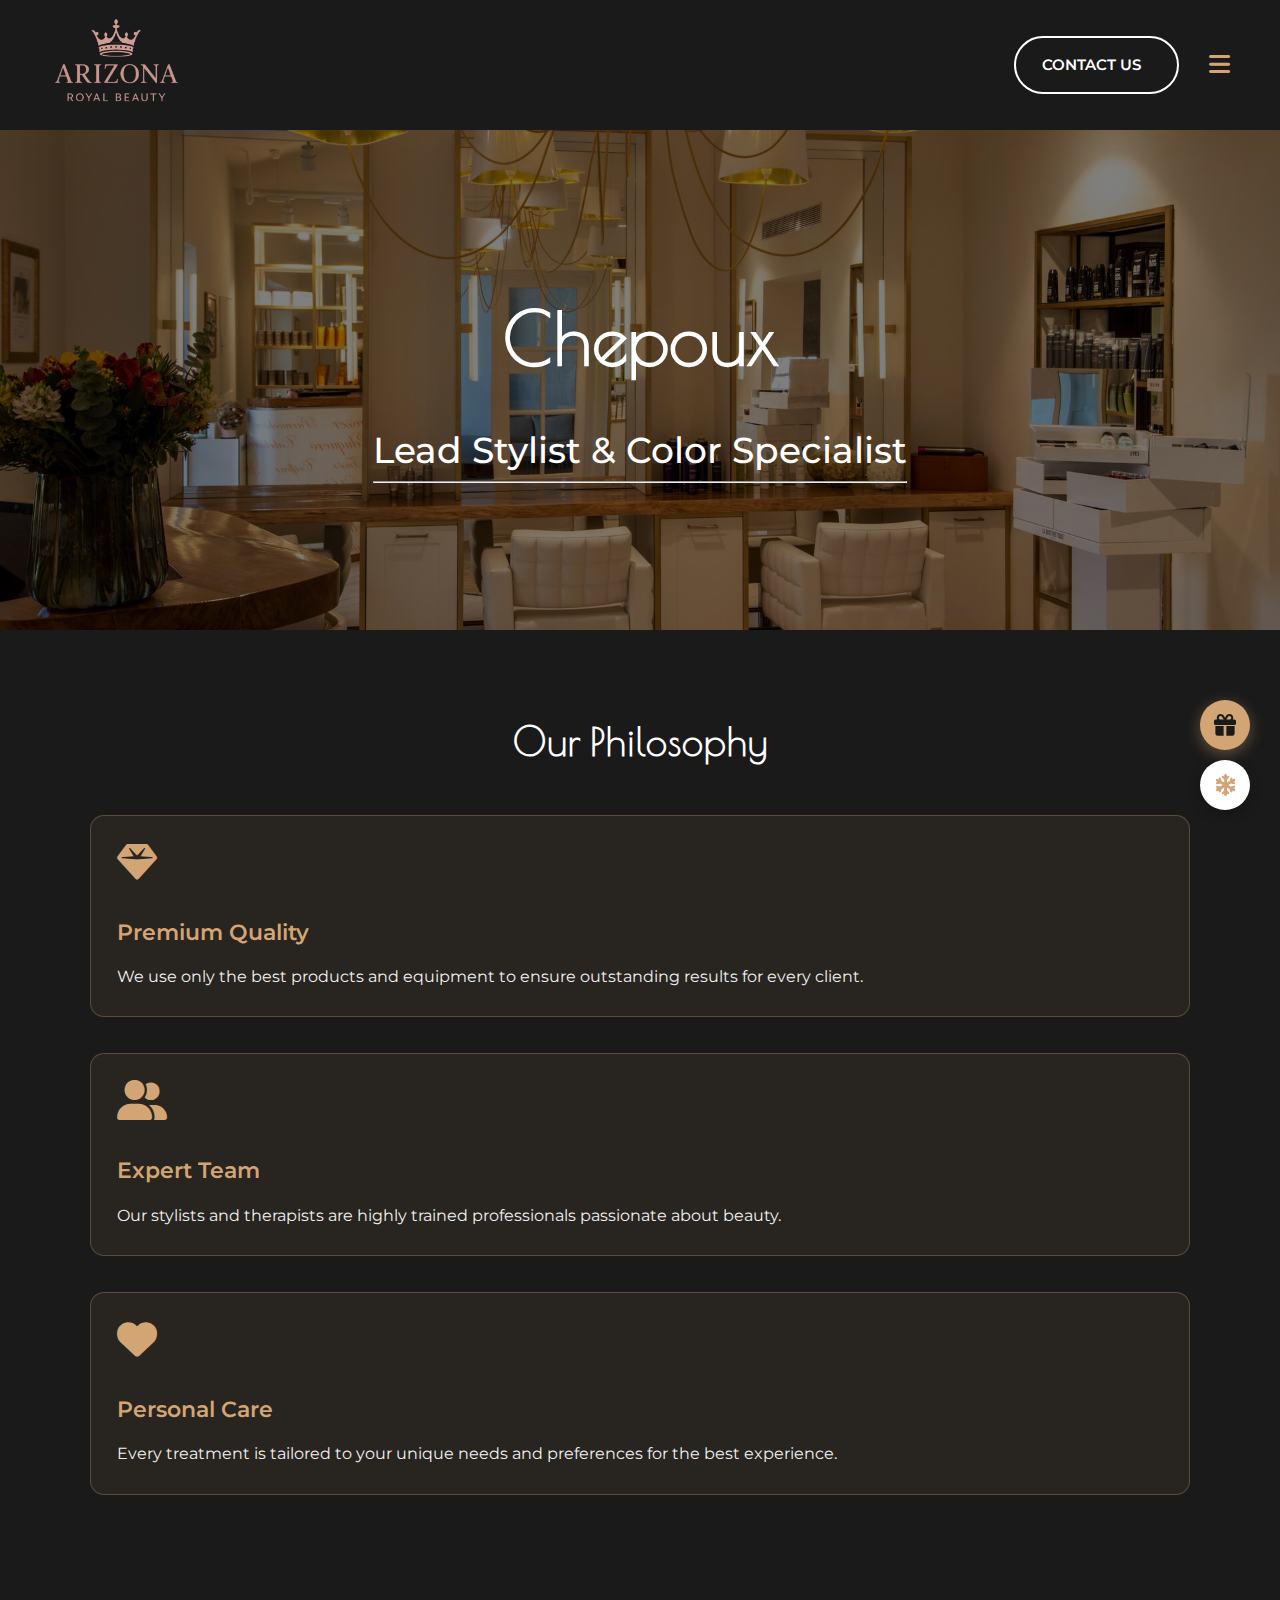
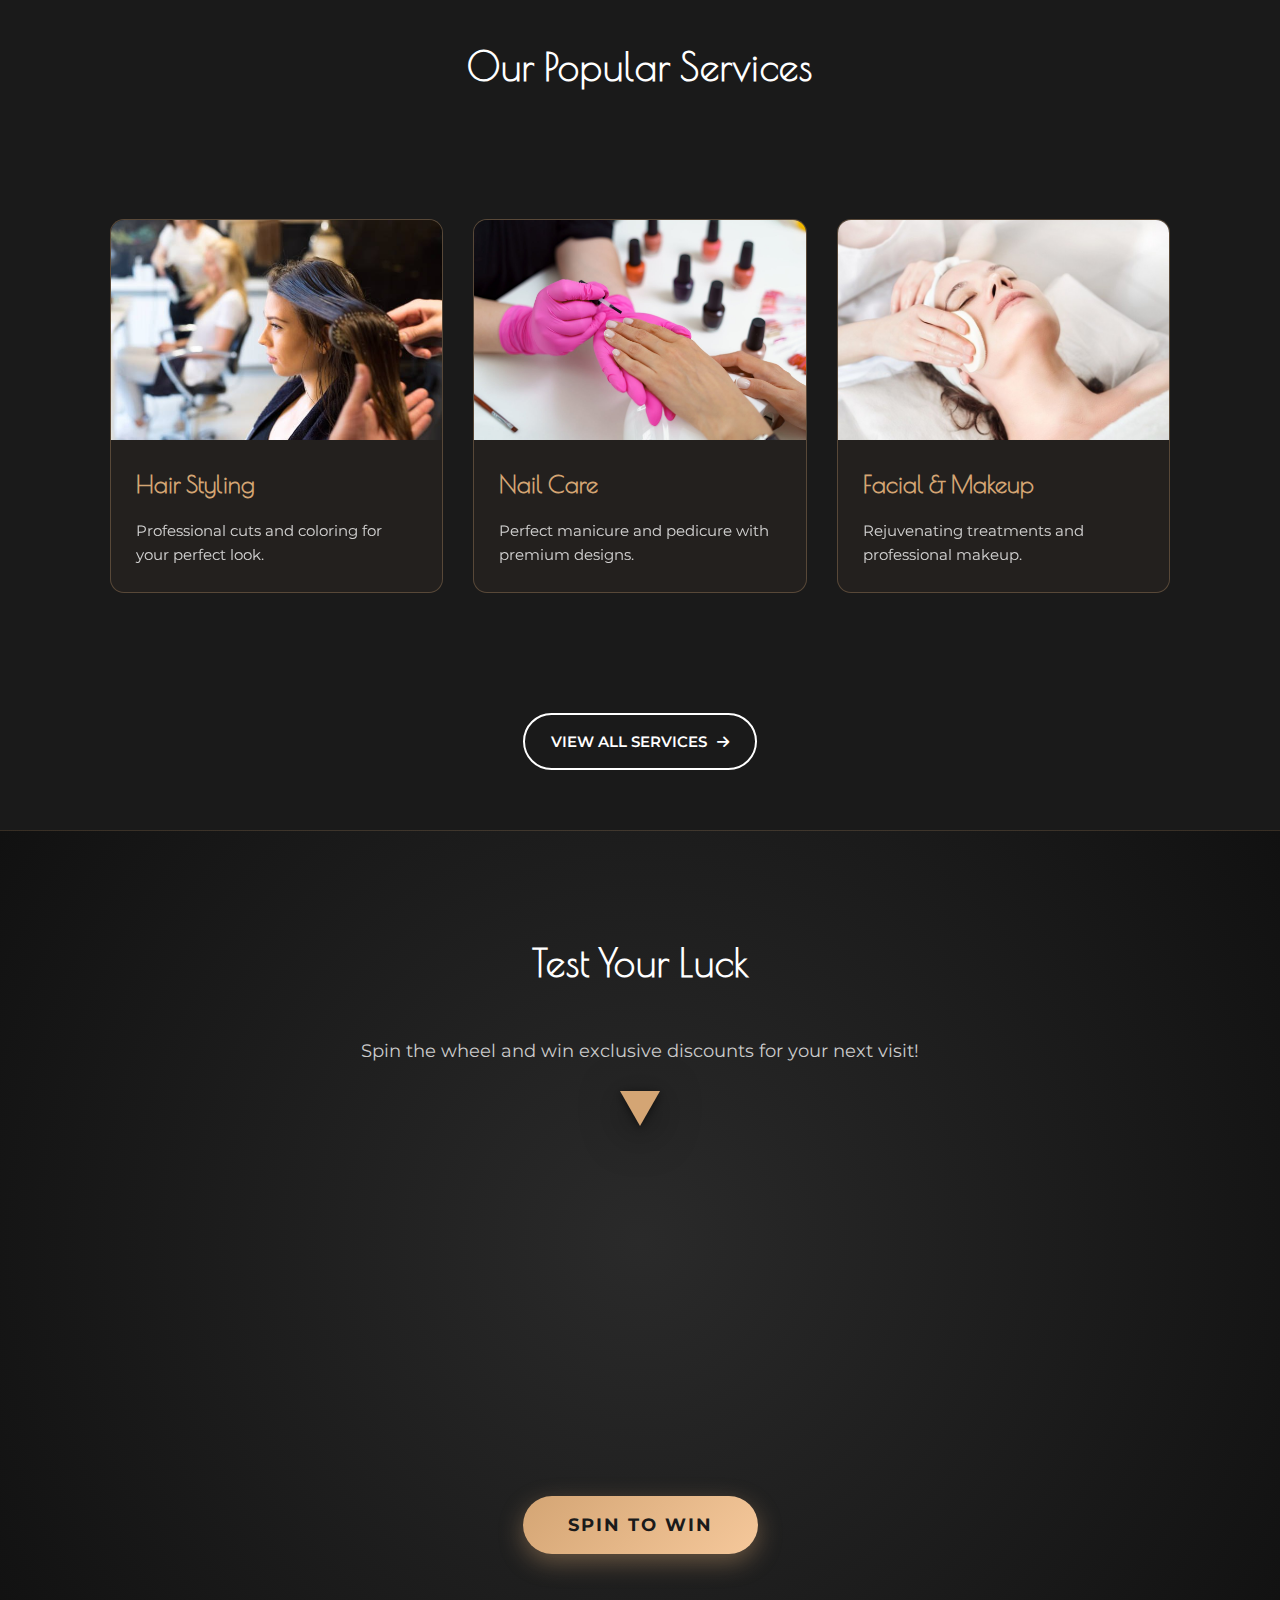
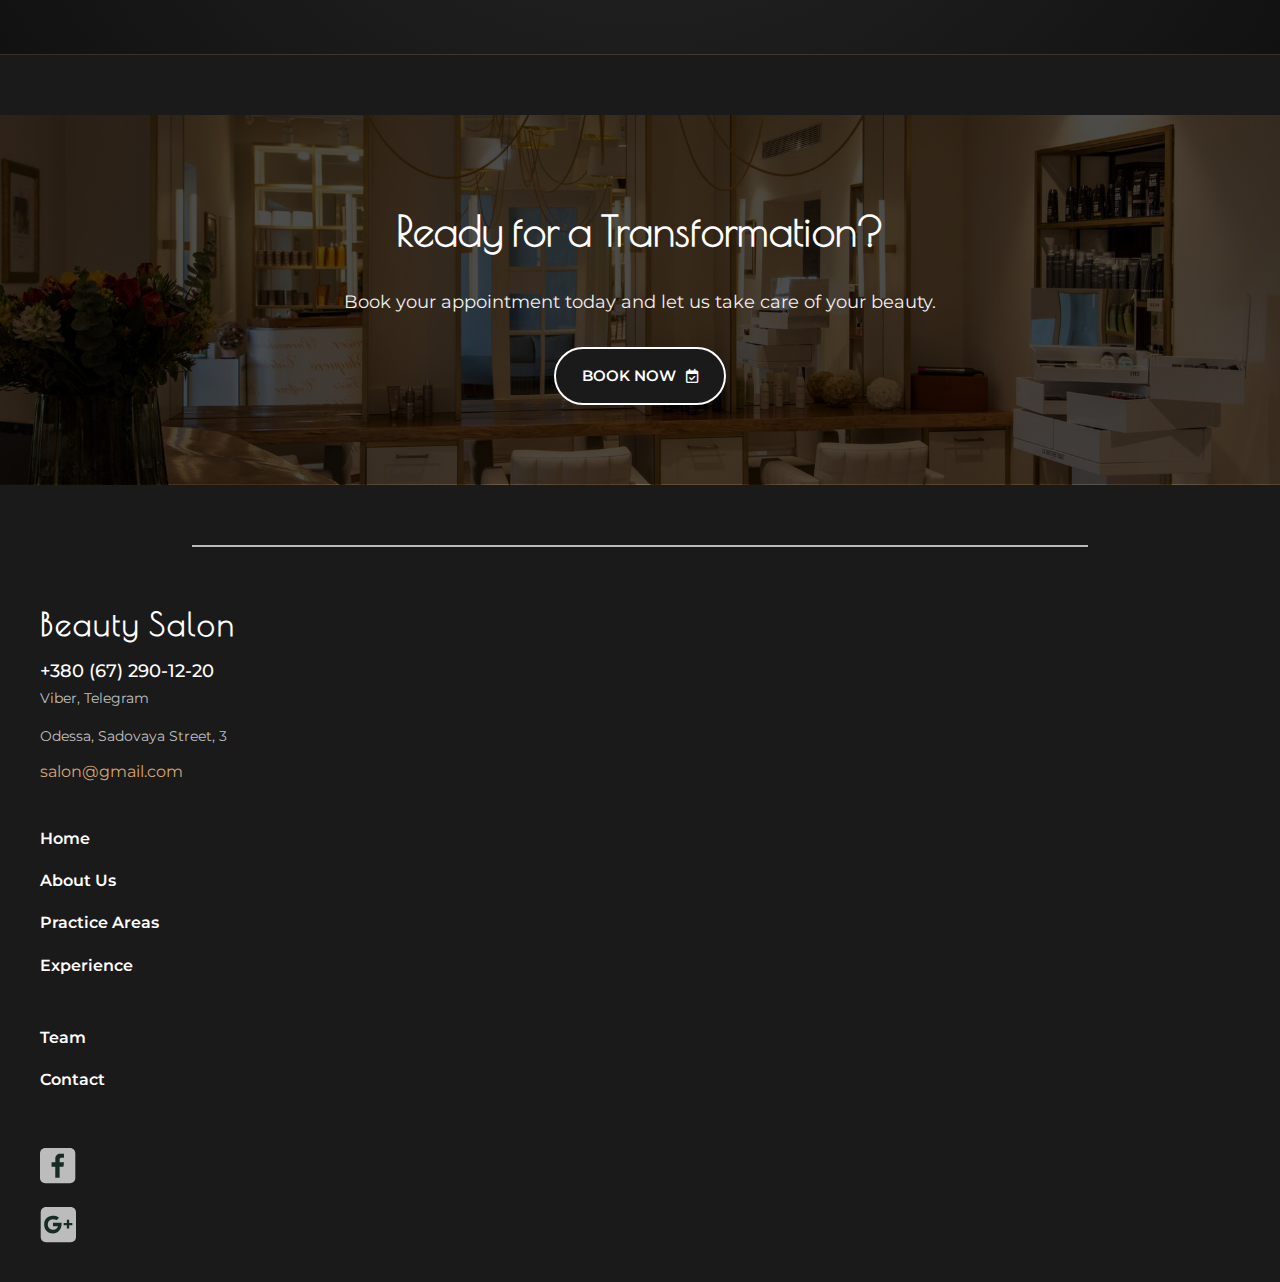
<file: index.html>
<!DOCTYPE html>
<html lang="en">

<head>
    <meta charset="UTF-8" />
    <meta name="viewport" content="width=device-width, initial-scale=1.0" />
    <link rel="shortcut icon" href="img/arizona_logo.png" type="image/x-icon">
    <title>Beauty Salon - Professional Services</title>

    <link rel="stylesheet" href="style.css">

    <link rel="stylesheet" href="https://cdnjs.cloudflare.com/ajax/libs/font-awesome/6.5.0/css/all.min.css">
</head>

<body>
    <input type="checkbox" id="menuToggle" style="display: none;">

    <header>
        <div class="container-fluid">
            <div class="mega-menu-wrapper">
                <div class="header-main">
                    <div class="logo">
                        <a href="index.html" class="header-logo-3">
                            <img src="img/arizona_logo.png" style="width:auto; height: 90px;">
                        </a>
                    </div>

                    <div class="menu-wrapper">
                        <div class="main-menu">
                            <nav id="mobile-menu" aria-label="Primary">
                                <ul>
                                    <li><a href="index.html">Home</a></li>
                                    <li><a href="about.html">About Us</a></li>
                                    <li><a href="practice-areas.html">Practice Areas</a></li>
                                    <li><a href="team.html">Team</a></li>
                                    <li><a href="experience.html">Experience</a></li>
                                </ul>
                            </nav>
                        </div>
                    </div>

                    <div class="header-right d-flex justify-content-end align-items-center">
                        <div class="main-button d-none d-xl-block">
                            <a href="contact.html">
                                <span class="theme-btn">Contact Us</span>
                                <span class="arrow-btn"><i class="fa-regular fa-arrow-up-right"></i></span>
                            </a>
                        </div>

                        <div class="header-hamburger d-xl-none my-auto">
                            <label for="menuToggle" class="navbar-toggler" aria-label="Toggle navigation">
                                <i class="fas fa-bars"></i>
                            </label>
                        </div>
                    </div>
                </div>
            </div>
        </div>
    </header>

    <div class="navbar-collapse" id="navbarToggleExternalContent">
        <label for="menuToggle" class="menu-close">&times;</label>
        <ul>
            <li><a href="index.html">Home</a></li>
            <li><a href="about.html">About Us</a></li>
            <li><a href="practice-areas.html">Practice Areas</a></li>
            <li><a href="team.html">Team</a></li>
            <li><a href="experience.html">Experience</a></li>
        </ul>
    </div>

    <div class="about-us-bg" src="img/bg_new.png">
            <div class="about-us-text">
                <h2>Chepoux</h2>
                <p>Lead Stylist & Color Specialist</p>
                <hr />
            </div>
        </div>

    <section class="manifest">
        <div class="manifest__wrapper">
            <h2 class="manifest__title">Our Philosophy</h2>
            <div class="manifest__grid">
                <div class="manifest__item">
                    <div class="manifest__icon"><i class="fas fa-gem" style="color: #d4a574; font-size: 40px;"></i>
                    </div>
                    <h4 class="manifest__heading">Premium Quality</h4>
                    <p class="manifest__text">We use only the best products and equipment to ensure outstanding results
                        for every client.</p>
                </div>
                <div class="manifest__item">
                    <div class="manifest__icon"><i class="fas fa-user-friends"
                            style="color: #d4a574; font-size: 40px;"></i></div>
                    <h4 class="manifest__heading">Expert Team</h4>
                    <p class="manifest__text">Our stylists and therapists are highly trained professionals passionate
                        about beauty.</p>
                </div>
                <div class="manifest__item">
                    <div class="manifest__icon"><i class="fas fa-heart" style="color: #d4a574; font-size: 40px;"></i>
                    </div>
                    <h4 class="manifest__heading">Personal Care</h4>
                    <p class="manifest__text">Every treatment is tailored to your unique needs and preferences for the
                        best experience.</p>
                </div>
            </div>
        </div>
    </section>

    <section class="services-preview" style="padding: 60px 0; background-color: #1a1a1a;">
        <div class="manifest__wrapper">
            <h2 class="manifest__title">Our Popular Services</h2>

            <div class="cards-layout">
                <div class="card service-card">
                    <div class="card-image">
                        <img src="img/hair.jpg" alt="Hair Styling">
                    </div>
                    <div class="card-content">
                        <div class="card-title">Hair Styling</div>
                        <p>Professional cuts and coloring for your perfect look.</p>
                    </div>
                </div>

                <div class="card service-card">
                    <div class="card-image">
                        <img src="img/nails.jpg" alt="Nail Care">
                    </div>
                    <div class="card-content">
                        <div class="card-title">Nail Care</div>
                        <p>Perfect manicure and pedicure with premium designs.</p>
                    </div>
                </div>

                <div class="card service-card">
                    <div class="card-image">
                        <img src="img/face.jpg" alt="Face Care">
                    </div>
                    <div class="card-content">
                        <div class="card-title">Facial & Makeup</div>
                        <p>Rejuvenating treatments and professional makeup.</p>
                    </div>
                </div>
            </div>

            <div class="main-button" style="text-align: center; margin-top: 40px;">
                <a href="practice-areas.html">
                    <span class="theme-btn">View All Services</span>
                    <span class="arrow-btn"><i class="fas fa-arrow-right"></i></span>
                </a>
            </div>
        </div>
    </section>

    <section id="fortuneSection" class="fortune-section">
        <div class="manifest__wrapper">
            <h2 class="manifest__title">Test Your Luck</h2>
            <p style="text-align: center; color: #ccc; margin-bottom: 40px; font-size: 18px;">
                Spin the wheel and win exclusive discounts for your next visit!
            </p>

            <div class="wheel-wrapper-static">
                <div class="wheel-pointer-static"></div>
                <canvas id="wheelCanvas" width="500" height="500"></canvas>
            </div>

            <div style="text-align: center; margin-top: 40px;">
                <button id="spinBtn">
                    <span class="theme-btn">SPIN TO WIN</span>
                </button>
            </div>
        </div>
    </section>

    <section class="cta-section">
        <div class="cta-content">
            <h2>Ready for a Transformation?</h2>
            <p>Book your appointment today and let us take care of your beauty.</p>
            <div class="main-button">
                <a href="contact.html">
                    <span class="theme-btn">Book Now</span>
                    <span class="arrow-btn"><i class="fa-regular fa-calendar-check"></i></span>
                </a>
            </div>
        </div>
    </section>

    <footer>
        <hr class="section-line">
        <div class="footer-container">
            <div class="footer-left">
                <div class="footer-logo">
                    <h2>Beauty Salon</h2>
                </div>
                <p class="footer-phone">+380 (67) 290-12-20</p>
                <p class="footer-social">Viber, Telegram</p>
                <p class="footer-address">
                    Odessa, Sadovaya Street, 3
                </p>
                <a href="#" class="footer-mail">salon@gmail.com</a>
            </div>

            <div class="footer-links">
                <div class="footer-column">
                    <a href="index.html">Home</a>
                    <a href="about.html">About Us</a>
                    <a href="practice-areas.html">Practice Areas</a>
                    <a href="experience.html">Experience</a>
                </div>
                <div class="footer-column">
                    <a href="team.html">Team</a>
                    <a href="contact.html">Contact</a>
                </div>
            </div>

            <div class="footer-socials">
                <a href="#" class="footer-icon"><img src="img/facebook.svg" alt="Facebook" /></a>
                <a href="#" class="footer-icon"><img src="img/google.svg" alt="Google+" /></a>
            </div>
        </div>
    </footer>

    <div class="prize-modal" id="prizeModal">
        <div class="prize-content">
            <span class="close-prize">&times;</span>
            <div class="modal-icon">
                <i class="fas fa-trophy"></i>
            </div>
            <h3>Congratulations!</h3>
            <p>You won a discount:</p>
            <div class="prize-value" id="prizeValue">20% OFF</div>

            <p style="margin-top: 10px; font-size: 14px; opacity: 0.8;">Use this promo code:</p>

            <div class="promo-box">
                <input type="text" id="promoInput" readonly value="BEAUTY20">
                <button id="copyBtn"><i class="fas fa-copy"></i></button>
            </div>

            <button class="modal-btn-ok close-prize-btn">Great!</button>
        </div>
    </div>

    <a href="#fortuneSection" class="fortune-scroll-btn" aria-label="Win Discount">
        <i class="fas fa-gift"></i>
    </a>

    <button class="snow-toggle" aria-label="Toggle Snow">
        <i class="fas fa-snowflake"></i>
    </button>

    <button class="scroll-to-top" aria-label="Scroll to Top">
        <i class="fas fa-arrow-up"></i>
    </button>

    <script src="main.js"></script>
</body>

</html>
</file>
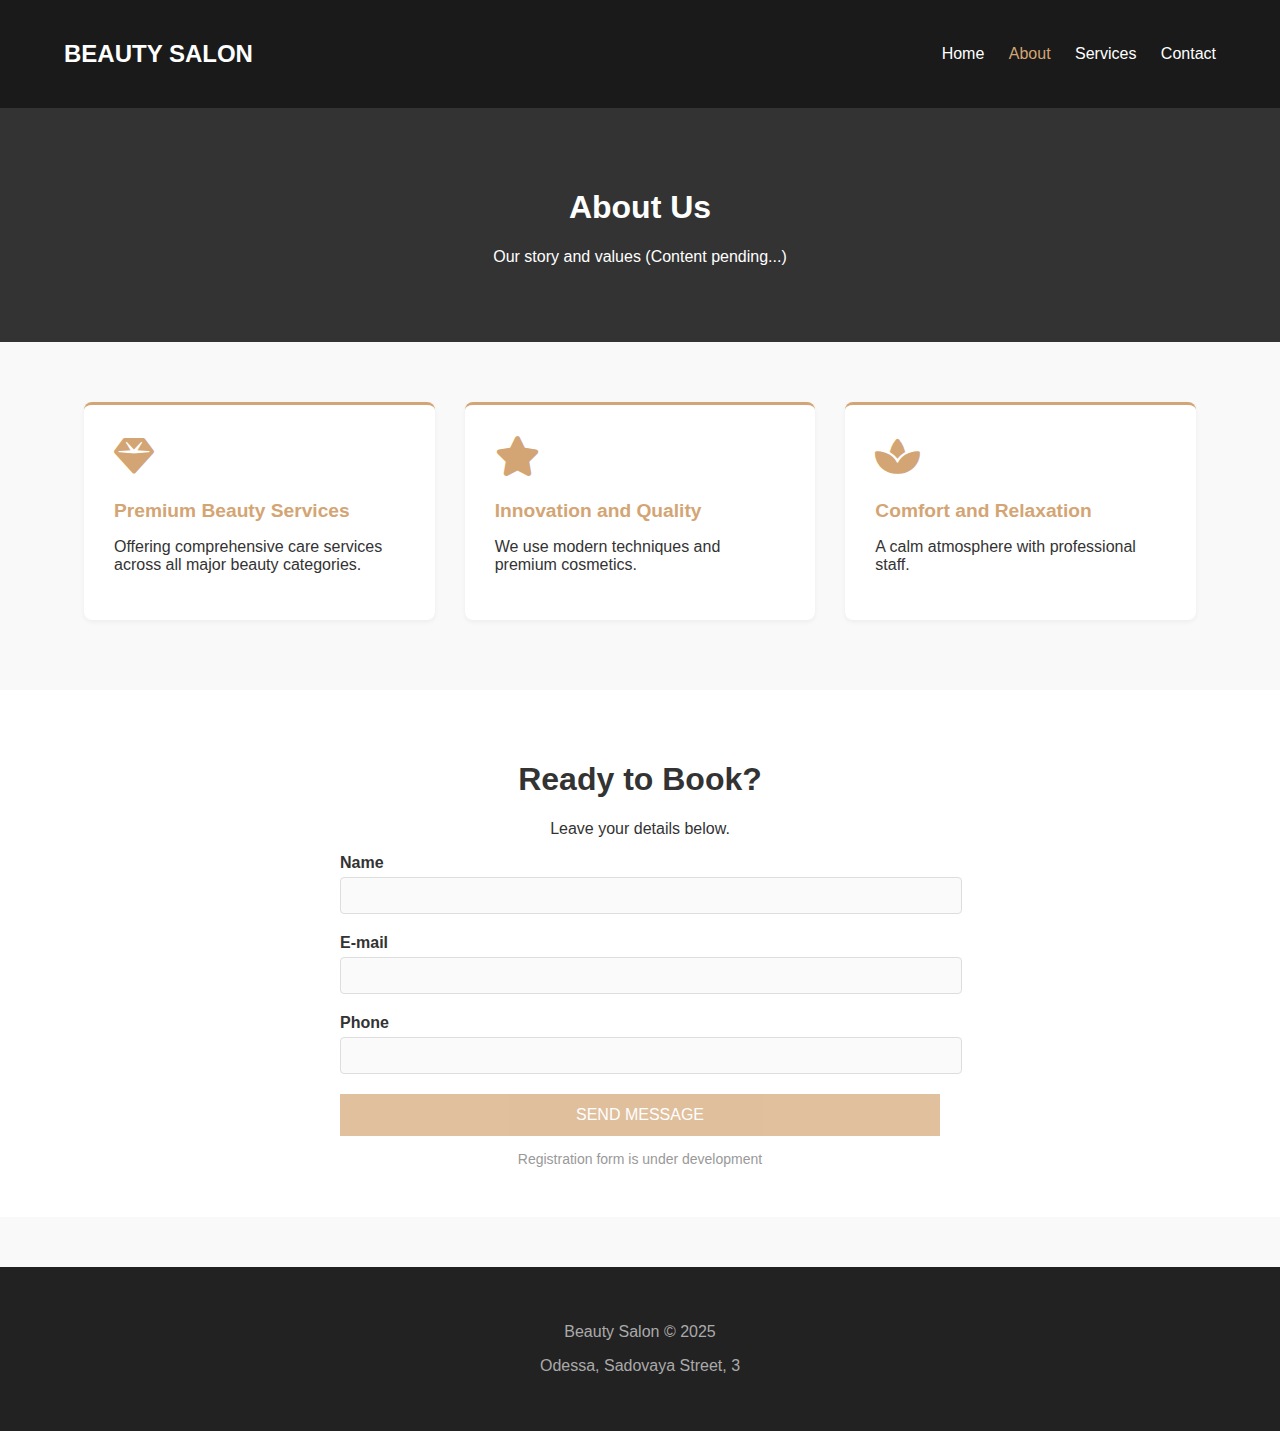
<file: about.html>
<!DOCTYPE html>
<html lang="en">

<head>
    <meta charset="UTF-8" />
    <meta name="viewport" content="width=device-width, initial-scale=1.0" />
    <title>About Us | Beauty Salon (Dev)</title>

    <link rel="stylesheet" href="https://cdnjs.cloudflare.com/ajax/libs/font-awesome/6.5.0/css/all.min.css">
    
    <style>
        body {
            font-family: 'Segoe UI', Tahoma, Geneva, Verdana, sans-serif;
            margin: 0;
            padding: 0;
            background-color: #f9f9f9;
            color: #333;
        }

        header {
            background: #1a1a1a;
            padding: 20px 0;
            color: white;
        }

        .container {
            width: 90%;
            max-width: 1200px;
            margin: 0 auto;
        }

        .nav-placeholder {
            display: flex;
            justify-content: space-between;
            align-items: center;
        }

        .nav-links a {
            color: white;
            margin-left: 20px;
            text-decoration: none;
        }

        .about-header {
            background-color: #333;
            color: white;
            text-align: center;
            padding: 60px 20px;
            margin-bottom: 40px;
        }

        .cards-layout {
            display: grid;
            grid-template-columns: repeat(auto-fit, minmax(300px, 1fr));
            gap: 30px;
            padding: 20px;
            margin-bottom: 50px;
        }

        .feature-card {
            background: white;
            padding: 30px;
            border-radius: 8px;
            box-shadow: 0 2px 5px rgba(0,0,0,0.05);
            border-top: 3px solid #d4a574;
            transition: transform 0.3s;
        }
        
        .feature-card:hover {
            transform: translateY(-5px);
        }

        .card-title {
            font-size: 1.2rem;
            font-weight: bold;
            margin: 15px 0;
            color: #d4a574;
        }

        .consultation {
            background: #fff;
            padding: 50px 0;
            text-align: center;
        }

        .form-container {
            max-width: 600px;
            margin: 0 auto;
            text-align: left;
        }

        .input-group {
            margin-bottom: 20px;
        }

        .input-group label {
            display: block;
            margin-bottom: 5px;
            font-weight: bold;
        }

        .search-input {
            width: 100%;
            padding: 10px;
            border: 1px solid #ddd;
            border-radius: 4px;
        }

        button.bt {
            background-color: #d4a574;
            color: white;
            border: none;
            padding: 12px 30px;
            font-size: 16px;
            width: 100%;
            cursor: not-allowed;
            opacity: 0.7;
        }

        .form-note {
            margin-top: 15px;
            color: #999;
            font-size: 14px;
            text-align: center;
        }

        footer {
            background: #222;
            color: #aaa;
            padding: 40px 0;
            margin-top: 50px;
            text-align: center;
        }
    </style>
</head>

<body>

<header>
    <div class="container nav-placeholder">
        <h2>BEAUTY SALON</h2>
        <div class="nav-links">
            <a href="index.html">Home</a>
            <a href="about.html" style="color: #d4a574;">About</a>
            <a href="#">Services</a>
            <a href="#contact">Contact</a>
        </div>
    </div>
</header>

<section>
    <div class="about-header">
        <h1>About Us</h1>
        <p>Our story and values (Content pending...)</p>
    </div>

    <div class="container">
        <div id="features-container" class="cards-layout"></div>
    </div>
</section>

<section class="consultation" id="contact">
    <div class="container">
        <h1>Ready to Book?</h1>
        <p>Leave your details below.</p>
        
        <div class="form-container">
            <form>
                <div class="input-group">
                    <label>Name</label>
                    <input type="text" class="search-input" disabled />
                </div>

                <div class="input-group">
                    <label>E-mail</label>
                    <input type="email" class="search-input" disabled />
                </div>

                <div class="input-group">
                    <label>Phone</label>
                    <input type="tel" class="search-input" disabled />
                </div>

                <button class="bt" disabled>SEND MESSAGE</button>
            </form>

            <div class="form-note">
                Registration form is under development
            </div>
        </div>
    </div>
</section>

<footer>
    <div class="container">
        <p>Beauty Salon &copy; 2025</p>
        <p>Odessa, Sadovaya Street, 3</p>
    </div>
</footer>

<script>
    const featuresData = [
        {
            title: "Premium Beauty Services",
            text: "Offering comprehensive care services across all major beauty categories.",
            icon: "fa-gem"
        },
        {
            title: "Innovation and Quality",
            text: "We use modern techniques and premium cosmetics.",
            icon: "fa-star"
        },
        {
            title: "Comfort and Relaxation",
            text: "A calm atmosphere with professional staff.",
            icon: "fa-spa"
        }
    ];

    const featuresContainer = document.getElementById('features-container');

    featuresData.forEach(item => {
        featuresContainer.innerHTML += `
            <div class="feature-card">
                <div style="font-size:40px;color:#d4a574;margin-bottom:20px;">
                    <i class="fa-solid ${item.icon}"></i>
                </div>
                <div class="card-title">${item.title}</div>
                <p>${item.text}</p>
            </div>
        `;
    });
</script>

</body>
</html>
</file>
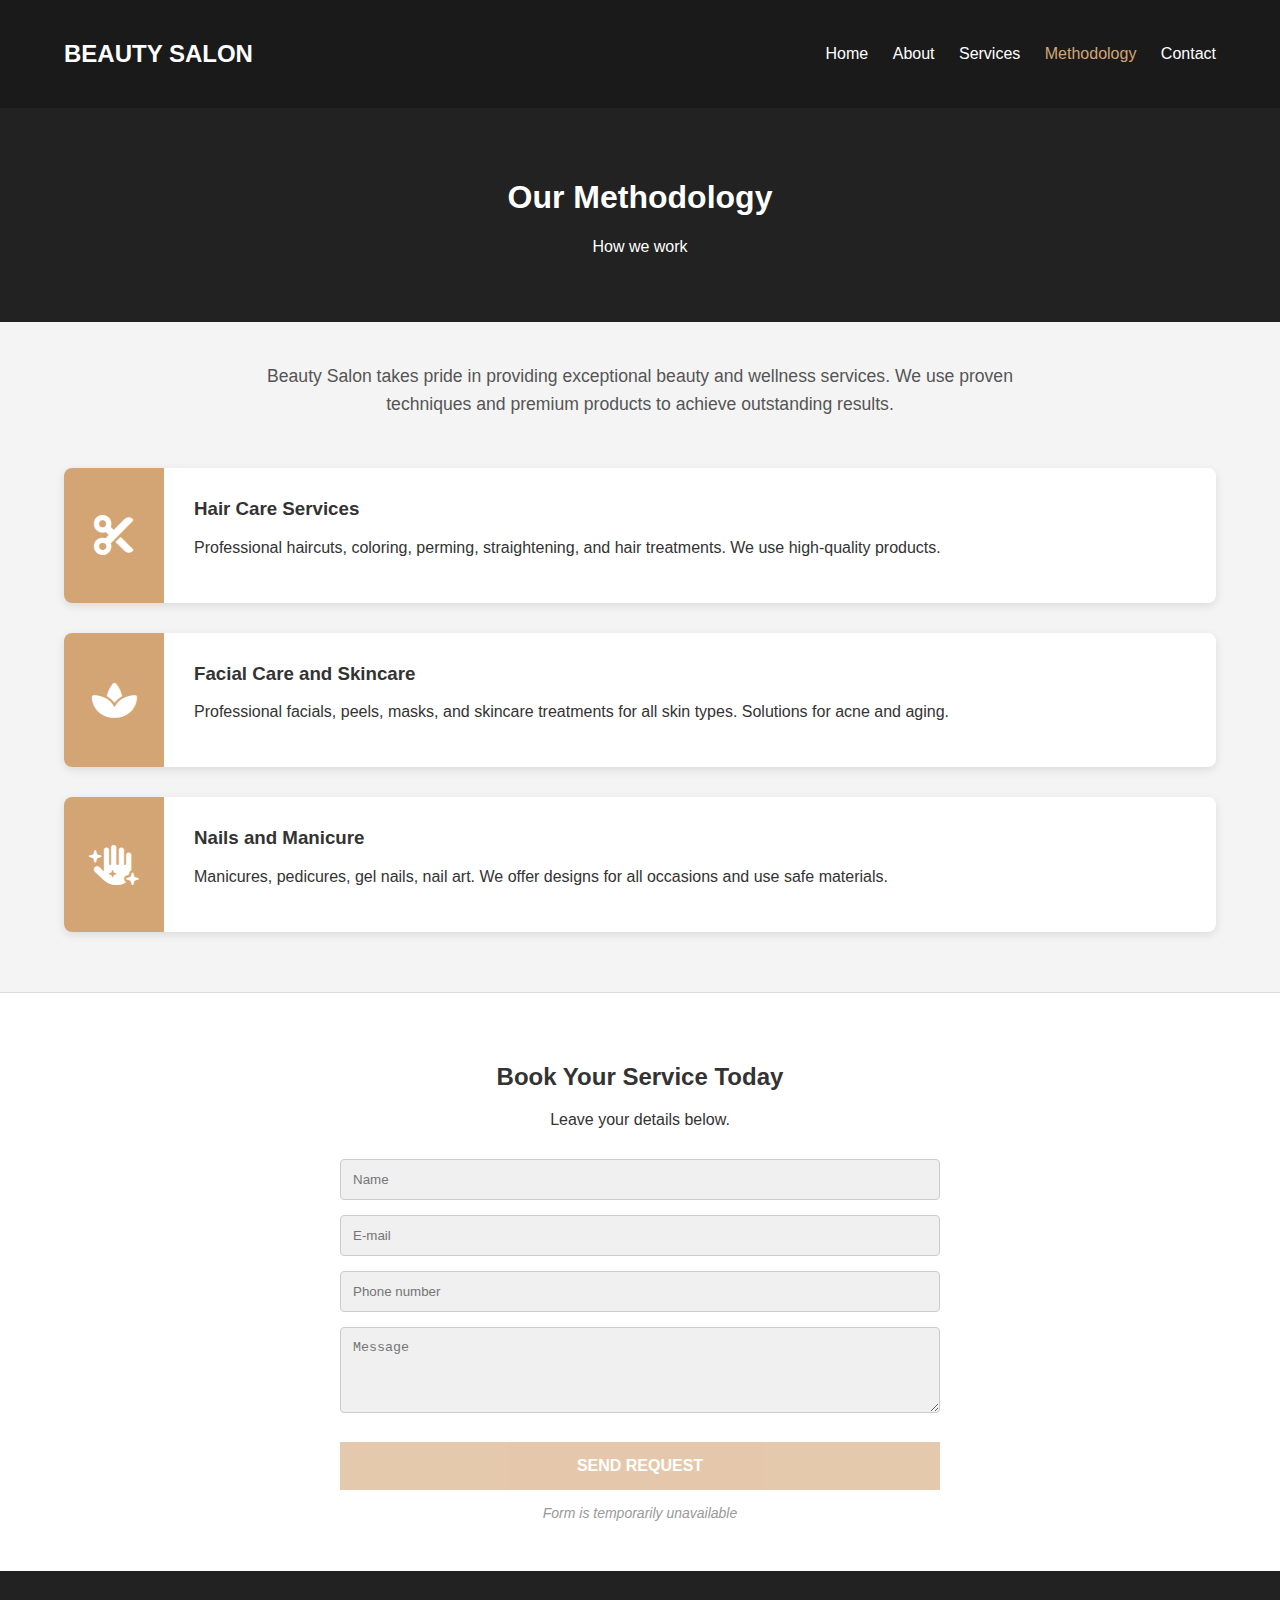
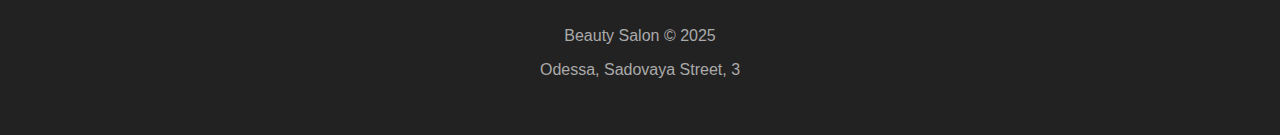
<file: expirience.html>
<!DOCTYPE html>
<html lang="en">

<head>
    <meta charset="UTF-8" />
    <meta name="viewport" content="width=device-width, initial-scale=1.0" />
    <title>Methodology | Beauty Salon (WIP)</title>

    <link rel="stylesheet" href="https://cdnjs.cloudflare.com/ajax/libs/font-awesome/6.5.0/css/all.min.css">
    
    <style>
        /* --- ОБЩИЕ СТИЛИ --- */
        body {
            font-family: 'Segoe UI', Tahoma, Geneva, Verdana, sans-serif;
            margin: 0;
            padding: 0;
            background-color: #f4f4f4;
            color: #333;
        }

        .container {
            width: 90%;
            max-width: 1200px;
            margin: 0 auto;
        }

        /* --- ШАПКА --- */
        header {
            background: #1a1a1a;
            padding: 20px 0;
            color: white;
        }

        .nav-placeholder {
            display: flex;
            justify-content: space-between;
            align-items: center;
        }

        .nav-links a {
            color: white;
            margin-left: 20px;
            text-decoration: none;
            font-size: 16px;
            cursor: pointer;
        }

        .nav-links a:hover {
            color: #d4a574;
        }

        /* --- КОНТЕНТ --- */
        .page-banner {
            text-align: center; 
            padding: 50px 20px; 
            background: #222; 
            color: #fff;
            margin-bottom: 40px;
        }

        .intro-text {
            text-align: center;
            max-width: 800px;
            margin: 0 auto 50px;
            font-size: 1.1em;
            color: #555;
            line-height: 1.6;
        }

        .methodology-container {
            display: flex;
            flex-direction: column;
            gap: 30px;
            margin-bottom: 60px;
        }

        .methodology-step {
            display: flex;
            background: #fff;
            border-radius: 8px;
            overflow: hidden;
            box-shadow: 0 3px 10px rgba(0,0,0,0.1);
            transition: transform 0.2s;
        }

        .methodology-step:hover {
            transform: scale(1.01);
        }

        .step-number-container {
            background: #d4a574;
            color: white;
            width: 100px;
            display: flex;
            align-items: center;
            justify-content: center;
            font-size: 40px;
            flex-shrink: 0;
        }

        .step-content {
            padding: 30px;
        }

        .step-content h3 {
            margin-top: 0;
            color: #333;
        }

        /* --- ФОРМА (DISABLED STYLES) --- */
        .consultation {
            background: #fff;
            padding: 50px 0;
            border-top: 1px solid #ddd;
        }

        .form-container {
            max-width: 600px;
            margin: 0 auto;
        }

        .input-group {
            margin-bottom: 15px;
        }

        .search-input {
            width: 100%;
            padding: 12px;
            border: 1px solid #ccc;
            border-radius: 4px;
            box-sizing: border-box;
            background-color: #f0f0f0; /* Серый фон для отключенных полей */
            cursor: not-allowed;
        }

        button.bt {
            background-color: #d4a574;
            color: white;
            border: none;
            padding: 15px 30px;
            font-size: 16px;
            width: 100%;
            font-weight: bold;
            margin-top: 10px;
            opacity: 0.6; /* Полупрозрачность */
            cursor: not-allowed; /* Курсор запрета */
        }

        .form-note {
            margin-top: 15px;
            color: #999;
            font-size: 14px;
            text-align: center;
            font-style: italic;
        }

        /* --- ФУТЕР --- */
        footer {
            background: #222;
            color: #aaa;
            padding: 40px 0;
            margin-top: auto;
            text-align: center;
        }

        @media (max-width: 768px) {
            .nav-placeholder {
                flex-direction: column;
                gap: 15px;
            }
            .methodology-step {
                flex-direction: column;
            }
            .step-number-container {
                width: 100%;
                height: 60px;
            }
        }
    </style>
</head>

<body>

    <header>
        <div class="container nav-placeholder">
            <h2>BEAUTY SALON</h2>
            <div class="nav-links">
                <a href="#">Home</a>
                <a href="#">About</a>
                <a href="#">Services</a>
                <a href="#" style="color: #d4a574;">Methodology</a>
                <a href="#">Contact</a>
            </div>
        </div>
    </header>

    <section>
        <div class="page-banner">
            <h1>Our Methodology</h1>
            <p>How we work </p>
        </div>

        <div class="container">
            <p class="intro-text">
                Beauty Salon takes pride in providing exceptional beauty and wellness services. 
                We use proven techniques and premium products to achieve outstanding results.
            </p>

            <div class="methodology-container" id="steps-container">
                </div>
        </div>
    </section>

    <section class="consultation">
        <div class="container form-container">
            <h2 style="text-align: center;">Book Your Service Today</h2>
            <p style="text-align: center; margin-bottom: 30px;">Leave your details below.</p>

            <form>
                <div class="input-group">
                    <input type="text" class="search-input" placeholder="Name" disabled />
                </div>

                <div class="input-group">
                    <input type="email" class="search-input" placeholder="E-mail" disabled />
                </div>

                <div class="input-group">
                    <input type="tel" class="search-input" placeholder="Phone number" disabled />
                </div>

                <div class="input-group">
                    <textarea class="search-input" placeholder="Message" rows="4" disabled></textarea>
                </div>

                <button type="button" class="bt" disabled>SEND REQUEST</button>
            </form>

            <div class="form-note">
                Form is temporarily unavailable 
            </div>
        </div>
    </section>

    <footer>
        <div class="container">
            <p>Beauty Salon © 2025</p>
            <p>Odessa, Sadovaya Street, 3</p>
        </div>
    </footer>

    <script>
        console.log("Methodology script loaded");

        // Оставляем только рендеринг карточек, скрипт формы удалили
        const methodologySteps = [
            {
                icon: "fa-scissors",
                title: "Hair Care Services",
                desc: "Professional haircuts, coloring, perming, straightening, and hair treatments. We use high-quality products."
            },
            {
                icon: "fa-spa",
                title: "Facial Care and Skincare",
                desc: "Professional facials, peels, masks, and skincare treatments for all skin types. Solutions for acne and aging."
            },
            {
                icon: "fa-hand-sparkles", 
                title: "Nails and Manicure",
                desc: "Manicures, pedicures, gel nails, nail art. We offer designs for all occasions and use safe materials."
            }
        ];

        const stepsContainer = document.getElementById('steps-container');

        function renderSteps() {
            stepsContainer.innerHTML = '';

            methodologySteps.forEach((step, index) => {
                const stepHTML = `
                    <div class="methodology-step">
                        <div class="step-number-container">
                            <i class="fa-solid ${step.icon}"></i>
                        </div>
                        <div class="step-content">
                            <h3>${step.title}</h3>
                            <p>${step.desc}</p>
                        </div>
                    </div>
                `;
                stepsContainer.innerHTML += stepHTML;
            });
        }

        renderSteps();
    </script>
</body>
</html>
</file>
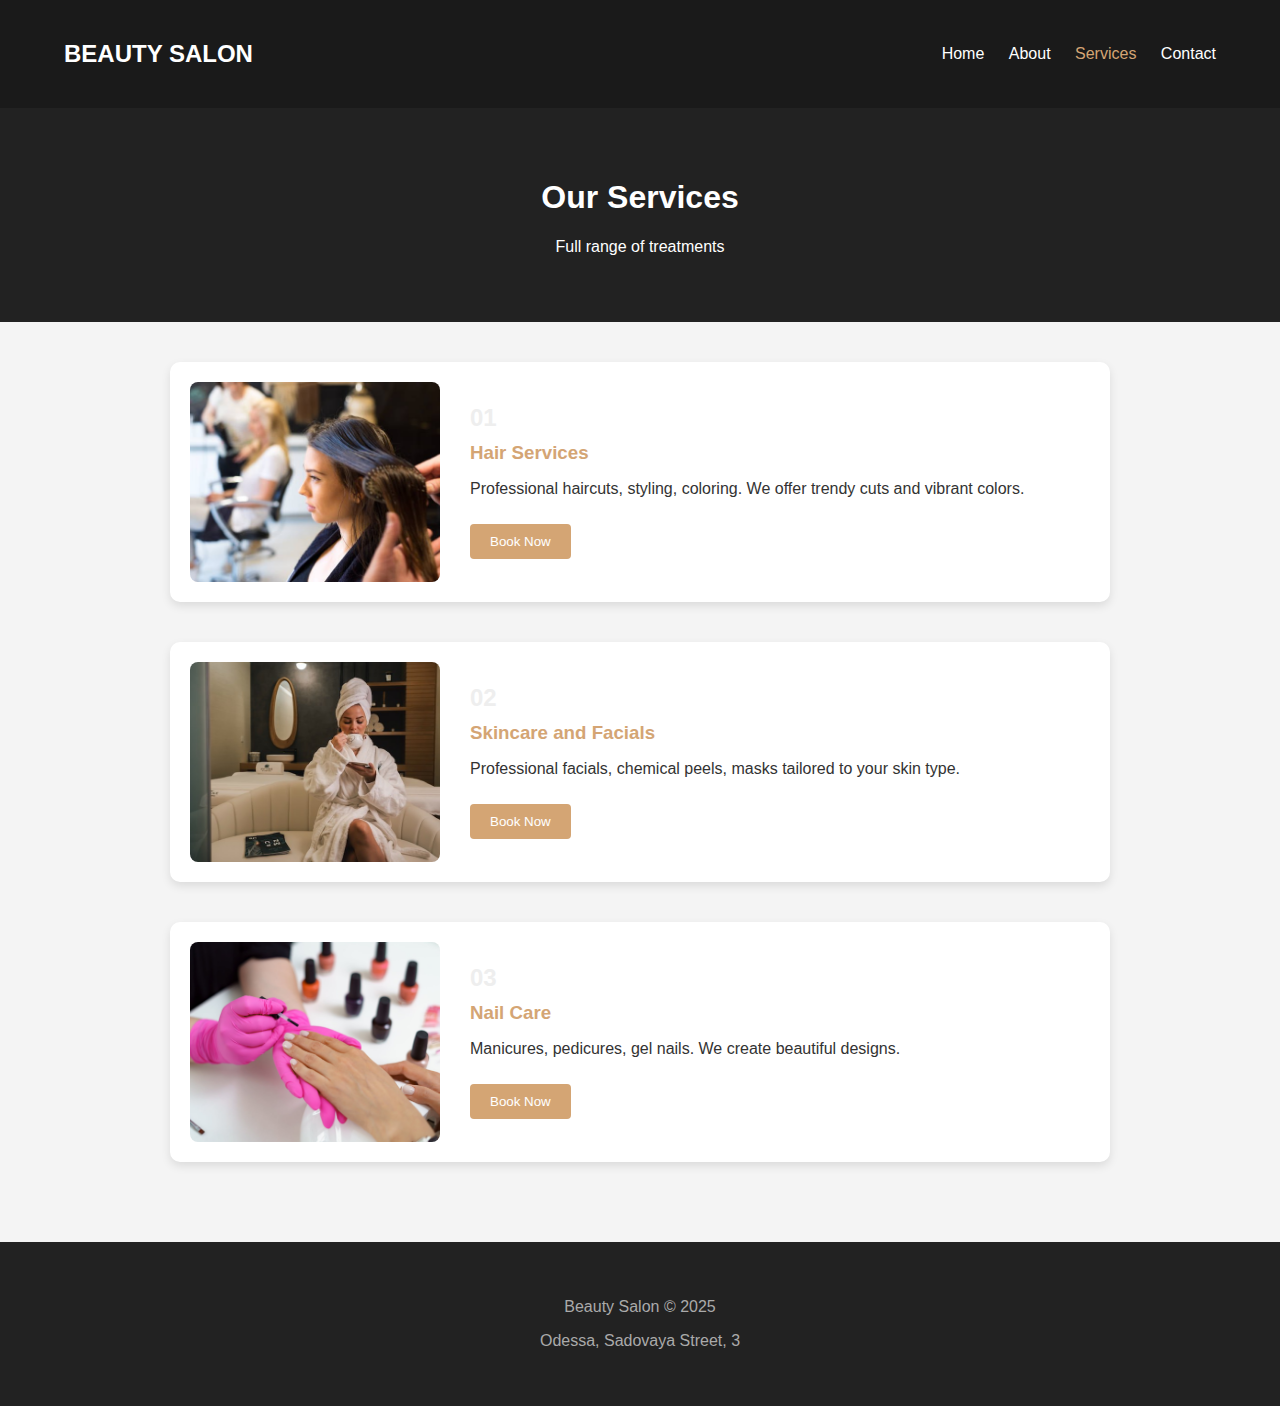
<file: practice.html>
<!DOCTYPE html>
<html lang="en">

<head>
    <meta charset="UTF-8" />
    <meta name="viewport" content="width=device-width, initial-scale=1.0" />
    <title>Services | Beauty Salon (WIP)</title>

    <link rel="stylesheet" href="https://cdnjs.cloudflare.com/ajax/libs/font-awesome/6.5.0/css/all.min.css">
    
    <style>
        /* ОБЩИЕ СТИЛИ */
        body {
            font-family: 'Segoe UI', Tahoma, Geneva, Verdana, sans-serif;
            margin: 0;
            padding: 0;
            background-color: #f4f4f4;
            color: #333;
        }

        .container {
            width: 90%;
            max-width: 1200px;
            margin: 0 auto;
        }

        /* ЕДИНАЯ ШАПКА */
        header {
            background: #1a1a1a;
            padding: 20px 0;
            color: white;
        }

        .nav-placeholder {
            display: flex;
            justify-content: space-between;
            align-items: center;
        }

        .nav-links a {
            color: white;
            margin-left: 20px;
            text-decoration: none;
            font-size: 16px;
            /* Добавим курсор, чтобы было понятно, что это ссылки, даже если они не работают */
            cursor: pointer; 
        }

        .nav-links a:hover {
            color: #d4a574;
        }

        /* СТИЛИ КОНКРЕТНО ДЛЯ ЭТОЙ СТРАНИЦЫ */
        .page-banner {
            text-align: center; 
            padding: 50px 20px; 
            background: #222; 
            color: #fff;
            margin-bottom: 40px;
        }

        .cards-layout {
            display: flex;
            flex-direction: column;
            align-items: center;
            padding-bottom: 40px;
        }

        .practice-card {
            display: flex;
            align-items: center;
            gap: 30px;
            width: 100%;
            max-width: 900px;
            margin-bottom: 40px;
            background: #fff;
            padding: 20px;
            border-radius: 10px;
            box-shadow: 0 4px 10px rgba(0,0,0,0.1);
        }

        .practice-card-image {
            flex: 0 0 250px;
            height: 200px;
            border-radius: 8px;
            overflow: hidden;
            background-color: #ddd;
        }

        .practice-card-image img {
            width: 100%;
            height: 100%;
            object-fit: cover;
        }

        .practice-card-content {
            flex: 1;
        }

        .practice-card h3 {
            color: #d4a574;
            margin-bottom: 10px;
            margin-top: 0;
        }

        .step-number {
            font-weight: bold;
            font-size: 24px;
            color: #eee;
            margin-bottom: 10px;
        }

        /* ЕДИНЫЙ ФУТЕР */
        footer {
            background: #222;
            color: #aaa;
            padding: 40px 0;
            margin-top: auto;
            text-align: center;
        }

        @media (max-width: 768px) {
            .practice-card {
                flex-direction: column;
            }
            .practice-card-image {
                width: 100%;
            }
            .nav-placeholder {
                flex-direction: column;
                gap: 15px;
            }
        }
    </style>
</head>

<body>

    <header>
        <div class="container nav-placeholder">
            <h2>BEAUTY SALON</h2>
            <div class="nav-links">
                <a href="#">Home</a>
                <a href="#">About</a> 
                <a href="#" style="color: #d4a574;">Services</a> 
                <a href="#">Contact</a>
            </div>
        </div>
    </header>

    <section>
        <div class="page-banner">
            <h1>Our Services</h1>
            <p>Full range of treatments</p>
        </div>

        <div class="container">
            <div class="cards-layout" id="services-container">
                </div>
        </div>
    </section>

    <footer>
        <div class="container">
            <p>Beauty Salon © 2025</p>
            <p>Odessa, Sadovaya Street, 3</p>
        </div>
    </footer>

    <script>
        console.log("Services script loaded");

        const servicesData = [
            {
                id: "01",
                title: "Hair Services",
                desc: "Professional haircuts, styling, coloring. We offer trendy cuts and vibrant colors.",
                img: "img/hair.jpg" 
            },
            {
                id: "02",
                title: "Skincare and Facials",
                desc: "Professional facials, chemical peels, masks tailored to your skin type.",
                img: "img/spa.jpg"
            },
            {
                id: "03",
                title: "Nail Care",
                desc: "Manicures, pedicures, gel nails. We create beautiful designs.",
                img: "img/nails.jpg"
            }
        ];

        const container = document.getElementById('services-container');

        function renderServices() {
            container.innerHTML = '';

            servicesData.forEach((service, index) => {
                const card = document.createElement('div');
                card.classList.add('practice-card');
                
                card.innerHTML = `
                    <div class="practice-card-image">
                        <img src="${service.img}" alt="${service.title}" onerror="this.src='https://via.placeholder.com/300?text=Service+Image'">
                    </div>
                    <div class="practice-card-content">
                        <div class="step-number">${service.id}</div>
                        <h3>${service.title}</h3>
                        <p>${service.desc}</p>
                        <button style="padding: 10px 20px; background: #d4a574; border: none; color: white; cursor: pointer; margin-top: 10px; border-radius: 4px;">Book Now</button>
                    </div>
                `;

                container.appendChild(card);
            });
        }

        renderServices();
    </script>
</body>
</html>
</file>
<file: style.css>
@import url("https://fonts.googleapis.com/css2?family=Poiret+One&display=swap");
@import url("https://fonts.googleapis.com/css2?family=Montserrat:wght@100;200;300;400;500;600&display=swap");



* {
    margin: 0;
    padding: 0;
    box-sizing: border-box;
    font-family: "Montserrat", sans-serif;
}

html,
body {
    overflow-x: hidden;
}

body {
    background-color: #1a1a1a;
    font-family: "Montserrat", sans-serif;
    line-height: 1.7;
    color: #ffffff;
}

body::after {
    content: '';
    position: fixed;
    top: 0;
    left: 0;
    width: 100%;
    height: 100vh;
    background: rgba(0, 0, 0, 0.7);
    opacity: 0;
    visibility: hidden;
    transition: opacity 0.3s ease, visibility 0.3s ease;
    z-index: 998;
    pointer-events: none;
}

#menuToggle:checked~body::after,
body:has(#menuToggle:checked)::after {
    opacity: 1;
    visibility: visible;
    pointer-events: auto;
}

a {
    text-decoration: none;
    color: inherit;
}

#menuToggle {
    display: none;
}



.header-1 {
    position: relative;
    background: #1a1a1a;
    z-index: 100;
    width: 100%;
    transition: all .3s ease-in-out;
    box-shadow: 0 2px 10px rgba(0, 0, 0, .05);
}

.header-1 .container-fluid {
    padding: 0 60px;
}

.header-main {
    display: flex;
    align-items: center;
    justify-content: space-between;
    padding: 16px 40px;
}

.logo img {
    width: auto;
}

.main-menu nav ul {
    list-style: none;
    margin: 0;
    padding: 0;
    display: flex;
    align-items: center;
    gap: 36px;
}

.main-menu nav ul li {
    position: relative;
}

.main-menu nav ul li a {
    display: inline-block;
    color: white;
    font-size: 16px;
    padding: 10px;
    font-weight: 600;
    text-transform: capitalize;
    transition: color .3s ease, transform .3s ease;
}

.main-menu nav ul li a:hover {
    color: #f5ae8d;
    transform: scale(1.15);
}

.main-menu nav ul li .submenu {
    display: flex;
    flex-direction: column;
    align-items: flex-start;
    position: absolute;
    top: 100%;
    left: 0;
    min-width: 220px;
    background: #e7825a;
    padding: 10px 0;
    border-radius: 8px;
    opacity: 0;
    gap: 10px;
    visibility: hidden;
    transform: translateY(10px);
    transition: all .3s;
    box-shadow: 0 4px 15px rgba(0, 0, 0, .1);
    z-index: 999;
}

.main-menu nav ul li:hover>.submenu {
    opacity: 1;
    visibility: visible;
    transform: translateY(0);
}

.main-menu nav ul li .submenu li {
    display: block;
    width: 100%;
}

.main-menu nav ul li .submenu li a {
    display: block;
    width: 100%;
    padding: 10px 20px;
    font-size: 15px;
    color: #fff;
    white-space: nowrap;
}

.main-menu nav ul li .submenu li a:hover {
    color: #fff;
    background: #1a1a1a;
}

.header-right {
    display: flex;
    align-items: center;
    gap: 20px;
}

.main-button a {
    display: inline-flex;
    align-items: center;
    background: #1a1a1a;
    color: #fff;
    padding: 14px 26px;
    border-radius: 30px;
    font-size: 15px;
    font-weight: 600;
    text-transform: uppercase;
    transition: background .3s ease;
    border: 2px solid #fff;
    gap: 10px;
}

.main-button a:hover {
    background: #f5ae8d;
    color: #fff;
}

.main-button .arrow-btn i {
    font-size: 14px;
}

.header__hamburger {
    cursor: pointer;
    display: none;
    font-size: 24px;
    color: #ffffff;
    background: none;
    border: none;
    outline: none;
}

.header__hamburger:focus {
    outline: none;
    border: none;
    box-shadow: none;
}

.header__hamburger i {
    transition: color .3s ease;
}

.header__hamburger:hover i {
    color: #f5ae8d;
}

.lang-switcher {
    color: white;
}

.lang-switcher .lang-link {
    color: white;
    font-size: 15px;
    font-weight: 500;
    margin: 0 5px;
    cursor: pointer;
    transition: all 0.3s ease;
    display: inline-block;
}

.lang-switcher .lang-link:hover {
    color: #f5ae8d;
    transform: scale(1.35);
}

.sticky {
    position: fixed !important;
    top: 0;
    left: 0;
    width: 100%;
    background: #fff;
    box-shadow: 0 4px 12px rgba(0, 0, 0, .1);
    animation: fadeInDown .4s ease both;
}



.navbar-toggler {
    background: none;
    border: none;
    cursor: pointer;
    padding: 10px;
    color: #d4a574;
    font-size: 24px;
    display: none;
}

.navbar-collapse {
    position: fixed;
    top: 0;
    right: -100%;
    width: 280px;
    height: 100vh;
    background: #1a1a1a;
    padding: 20px;
    transition: right 0.3s ease;
    z-index: 999;
    overflow-y: auto;
    box-shadow: -2px 0 10px rgba(0, 0, 0, 0.5);
}

#menuToggle:checked~.navbar-collapse {
    right: 0;
}

.navbar-collapse .menu-close {
    display: block;
    text-align: right;
    font-size: 36px;
    color: #d4a574;
    text-decoration: none;
    line-height: 1;
    margin-bottom: 30px;
    cursor: pointer;
}

.navbar-collapse ul {
    list-style: none;
    margin: 0;
    padding: 0;
}

.navbar-collapse ul li {
    margin: 0;
}

.navbar-collapse ul li a {
    display: block;
    padding: 15px;
    color: #fff;
    text-decoration: none;
    transition: all 0.3s ease;
    border-radius: 5px;
    font-size: 16px;
}

.navbar-collapse ul li a:hover {
    color: #d4a574;
    background: rgba(212, 165, 116, 0.1);
    padding-left: 20px;
}

.service-card {
    padding: 0 !important;
    overflow: hidden;
    display: flex;
    flex-direction: column;
}

.card-image {
    width: 100%;
    height: 220px;
    overflow: hidden;
}

.card-image img {
    width: 100%;
    height: 100%;
    object-fit: cover;
    transition: transform 0.6s ease;
}

.service-card:hover .card-image img {
    transform: scale(1.1);
}

.card-content {
    padding: 25px;
    flex-grow: 1;
    display: flex;
    flex-direction: column;
}

.card-content p {
    margin-bottom: 0;
    font-size: 15px;
    opacity: 0.8;
}



.about-us-bg,
.home-bg {
    background-image: linear-gradient(rgba(0, 0, 0, 0.5), rgba(0, 0, 0, 0.5)), url("img/bg_new.png");
    background-size: cover;
    background-position: center;
    height: 500px;
    display: flex;
    justify-content: center;
    align-items: center;
    text-align: center;
    width: 100%;
}

.about-us-logo img,
.home-logo img {
    justify-content: center;
    width: 100%;
    max-width: 600px;
    height: auto;
}

.about-us-text h1 {
    font-size: 72px;
    color: white;
    margin-bottom: 20px;
}

.about-us-text h2 {
    font-size: 72px;
    color: white;
    margin-bottom: 20px;
    font-family: "Poiret One", cursive;
}

.about-us-text p {
    text-align: center;
    font-weight: 500;
    color: white;
    max-width: 800px;
    margin: 0 auto;
    font-size: 36px;
}



.cards-layout {
    display: grid;
    grid-template-columns: repeat(3, 1fr);
    gap: 30px;
    max-width: 1200px;
    margin: 0 auto;
    padding: 80px 20px;
}

.card {
    background-color: rgba(212, 165, 116, 0.05);
    border: 1px solid rgba(212, 165, 116, 0.3);
    border-radius: 14px;
    padding: 30px;
    color: white;
    font-size: 16px;
    line-height: 1.6;
    transition: transform 0.3s ease, box-shadow 0.3s ease;
    max-width: 100%;
    margin: 0;
    align-self: stretch;
}

.card:hover {
    transform: translateY(-10px);
    box-shadow: 0 8px 20px rgba(0, 0, 0, 0.35);
    border-color: #d4a574;
}

.card1,
.card3,
.card2 {
    align-self: auto;
    margin: 0;
    border: 1px solid rgba(212, 165, 116, 0.3);
}

.card-icon {
    width: 50px;
    height: 50px;
    margin-bottom: 20px;
}

.card-title,
.card-title2 {
    font-family: "Poiret One", cursive;
    font-size: 24px;
    color: #d4a574;
    margin-bottom: 15px;
    font-weight: 600;
}

.card svg {
    display: block;
    width: 100%;
    height: 100%;
    stroke-linecap: round;
    stroke-linejoin: round;
    transition: transform 0.3s ease;
}

@media (max-width: 992px) {
    .cards-layout {
        grid-template-columns: 1fr;
        gap: 40px;
    }
}

.gallery-section {
    padding: 80px 0;
    background-color: #111;
}

.gallery-grid {
    display: grid;
    grid-template-columns: repeat(6, 1fr);
    grid-auto-rows: 200px;
    gap: 20px;
    margin-bottom: 40px;
    transition: all 0.5s ease;
}

.gallery-item {
    position: relative;
    margin: 0;
    overflow: hidden;
    border-radius: 8px;
    border: 1px solid rgba(212, 165, 116, 0.1);
    opacity: 1;
    transition: opacity 0.4s ease, transform 0.4s ease;
}

.gallery-item img {
    width: 100%;
    height: 100%;
    object-fit: cover;
    display: block;
    transition: transform 0.5s ease;
}

.gallery-item figcaption {
    position: absolute;
    bottom: 0;
    left: 0;
    width: 100%;
    padding: 15px;
    background: linear-gradient(to top, rgba(0, 0, 0, 0.9), transparent);
    color: #d4a574;
    font-family: "Poiret One", cursive;
    font-size: 16px;
    opacity: 0;
    transform: translateY(20px);
    transition: all 0.3s ease;
}

.gallery-item:hover img {
    transform: scale(1.05);
}

.gallery-item:hover figcaption {
    opacity: 1;
    transform: translateY(0);
}

.gallery-item:hover {
    border-color: rgba(212, 165, 116, 0.5);
}


.item-normal {
    grid-column: span 2;
    grid-row: span 1;
}

.item-wide {
    grid-column: span 3;
    grid-row: span 1;
}

.item-tall {
    grid-column: span 2;
    grid-row: span 2;
}

.item-big {
    grid-column: span 4;
    grid-row: span 2;
}


.gallery-hidden {
    display: none;
    opacity: 0;
    transform: scale(0.9);
}

.gallery-visible {
    display: block;
}

.gallery-button-wrapper {
    display: flex;
    justify-content: center;
    margin-top: 40px;
}

@media (max-width: 992px) {
    .gallery-grid {
        grid-template-columns: repeat(2, 1fr);
        grid-auto-rows: 250px;
    }

    .item-normal,
    .item-wide,
    .item-tall,
    .item-big {
        grid-column: span 1;
        grid-row: span 1;
    }

    .item-tall,
    .item-big {
        grid-row: span 2;
    }
}

@media (max-width: 576px) {
    .gallery-grid {
        grid-template-columns: 1fr;
        grid-auto-rows: 250px;
    }

    .item-tall,
    .item-big {
        grid-row: span 1;
    }
}



.manifest {
    padding: 80px 20px;
}

.manifest__wrapper {
    max-width: 1100px;
    margin: 0 auto;
}

.manifest__title {
    font-family: "Poiret One", cursive;
    color: #ffffff;
    font-size: 38px;
    text-align: center;
    margin-bottom: 40px;
    letter-spacing: 1px;
}

.manifest__grid {
    display: grid;
    grid-template-columns: repeat(3, 1fr);
    gap: 36px;
}

.manifest__item {
    background: rgba(212, 165, 116, 0.08);
    border: 1px solid rgba(212, 165, 116, 0.3);
    border-radius: 14px;
    padding: 26px;
    transition: transform .3s ease, box-shadow .3s ease;
}

.manifest__item:hover {
    transform: translateY(-4px);
    box-shadow: 0 8px 22px rgba(0, 0, 0, .28);
}

.manifest__icon {
    width: 56px;
    height: 56px;
    margin-bottom: 16px;
}

.manifest__icon svg {
    width: 100%;
    height: 100%;
}

.manifest__heading {
    color: #d4a574;
    font-weight: 600;
    font-size: 22px;
    margin-bottom: 12px;
}

.manifest__text {
    color: #f0f0f0;
    line-height: 1.7;
    font-size: 16px;
}

.manifest__proof {
    margin-top: 14px;
    font-size: 14px;
    letter-spacing: .3px;
    color: #c9956b;
    opacity: .9;
}



.methodology-container {
    max-width: 900px;
    margin: 80px auto;
    padding: 0 20px;
    color: #ffffff;
}

.methodology-step {
    display: flex;
    position: relative;
    padding-bottom: 60px;
    align-items: flex-start;
}

.methodology-step:last-child {
    padding-bottom: 0;
}

.step-number-container {
    display: flex;
    flex-direction: column;
    align-items: center;
    margin-right: 40px;
    flex-shrink: 0;
}

.step-number {
    width: 60px;
    height: 60px;
    background-color: #d4a574;
    color: #1a1a1a;
    border-radius: 50%;
    display: flex;
    align-items: center;
    justify-content: center;
    font-size: 24px;
    font-weight: 600;
    line-height: 1;
    z-index: 2;
}

.methodology-step .step-number {
    font-size: 26px;
    line-height: 1;
}

.step-line {
    display: none;
}

.step-content {
    padding-top: 15px;
}

.step-content h3,
.practice-card-content h3 {
    font-size: 26px;
    font-weight: 600;
    color: #d4a574;
    margin-bottom: 15px;
}

.step-content p,
.step-content ul li {
    font-size: 18px;
    line-height: 1.7;
    color: #f0f0f0;
}

.methodology-step .step-content p {
    text-align: left;
}

.step-content ul {
    list-style-position: outside;
    padding-left: 25px;
    margin-top: 15px;
}

.step-content ul li {
    margin-bottom: 15px;
}



.practice-card {
    display: flex;
    align-items: center;
    gap: 50px;
    max-width: 1000px;
    margin-bottom: 60px;
}

.practice-card-image {
    flex: 0 0 300px;
    height: 300px;
    overflow: hidden;
    border-radius: 8px;
    box-shadow: 0 5px 15px rgba(0, 0, 0, 0.3);
}

.practice-card-image img {
    width: 100%;
    height: 100%;
    object-fit: cover;
    display: block;
}

.practice-card-content {
    flex: 1;
}

.practice-card .step-number {
    width: 50px;
    height: 50px;
    font-size: 20px;
    margin-bottom: 15px;
}

.card2.practice-card {
    flex-direction: row-reverse;
}



.container {
    max-width: 1200px;
    margin: 0 auto;
    padding: 60px 20px;
}

.intro {
    background: rgba(255, 255, 255, 0.1);
    padding: 40px;
    border-radius: 15px;
    backdrop-filter: blur(10px);
    margin-bottom: 60px;
    font-size: 18px;
    line-height: 1.8;
    border-left: 4px solid #d4a574;
}

.leadership {
    background: rgba(20, 20, 20, 0.6);
    padding: 60px 50px;
    border-radius: 15px;
    margin-bottom: 60px;
    color: white;
}

.leadership h2,
.team-structure h2,
.extended-team h2,
.expertise h2 {
    font-family: "Poiret One", cursive;
    font-size: 42px;
    margin-bottom: 40px;
    text-align: center;
    color: #d4a574;
    letter-spacing: 2px;
}

.partners {
    display: grid;
    gap: 30px;
    margin-bottom: 30px;
}

.partner {
    display: flex;
    align-items: center;
    gap: 30px;
    background: rgba(255, 255, 255, 0.05);
    padding: 30px;
    border-radius: 10px;
    border-left: 3px solid #d4a574;
    transition: all 0.3s ease;
}

.partner:hover {
    transform: translateX(10px);
    background: rgba(255, 255, 255, 0.1);
    box-shadow: 0 4px 20px rgba(212, 165, 116, 0.2);
}

.partner-photo {
    width: 100px;
    height: 100px;
    background: linear-gradient(135deg, #d4a574, #e8c8a0);
    border-radius: 50%;
    display: flex;
    align-items: center;
    justify-content: center;
    font-size: 2em;
    color: #1a1a1a;
    font-weight: 600;
    flex-shrink: 0;
}

.partner-info h3 {
    font-size: 24px;
    margin-bottom: 5px;
    color: #d4a574;
    font-weight: 600;
}

.partner-info p {
    font-size: 16px;
    opacity: 0.9;
    color: #ffffff;
}

.since {
    text-align: center;
    font-size: 18px;
    margin-top: 20px;
    opacity: 0.9;
    font-style: italic;
}

.team-structure,
.extended-team,
.expertise {
    background: rgba(255, 255, 255, 0.1);
    padding: 50px;
    border-radius: 15px;
    backdrop-filter: blur(10px);
    margin-bottom: 60px;
}

.team-grid {
    display: grid;
    grid-template-columns: repeat(auto-fit, minmax(180px, 1fr));
    gap: 25px;
    margin-bottom: 40px;
}

.team-card {
    text-align: center;
    padding: 30px 20px;
    background: rgba(20, 20, 20, 0.4);
    border-radius: 10px;
    border-top: 3px solid #d4a574;
    transition: all 0.3s ease;
}

.team-card:hover {
    transform: translateY(-5px);
    box-shadow: 0 10px 30px rgba(212, 165, 116, 0.3);
    background: rgba(20, 20, 20, 0.6);
}

.team-number {
    font-size: 48px;
    color: #d4a574;
    font-weight: 600;
    margin-bottom: 10px;
}

.team-role {
    font-size: 16px;
    color: #ffffff;
    font-weight: 500;
}

.extended-grid {
    display: grid;
    grid-template-columns: repeat(auto-fit, minmax(250px, 1fr));
    gap: 25px;
    margin-bottom: 30px;
}

.extended-item {
    display: flex;
    align-items: center;
    gap: 15px;
    padding: 20px;
    background: rgba(20, 20, 20, 0.4);
    border-radius: 10px;
    transition: all 0.3s ease;
}

.extended-item:hover {
    transform: scale(1.05);
    background: rgba(20, 20, 20, 0.6);
    box-shadow: 0 4px 15px rgba(212, 165, 116, 0.2);
}

.icon {
    width: 50px;
    height: 50px;
    background: #d4a574;
    border-radius: 50%;
    display: flex;
    align-items: center;
    justify-content: center;
    color: #1a1a1a;
    font-size: 1.5em;
    flex-shrink: 0;
    font-weight: 600;
}

.extended-note {
    text-align: center;
    font-size: 16px;
    color: #ffffff;
    opacity: 0.9;
    line-height: 1.6;
}

.final-message {
    background: rgba(20, 20, 20, 0.6);
    padding: 50px 40px;
    border-radius: 15px;
    text-align: center;
    color: white;
    font-size: 18px;
    line-height: 1.8;
    border-left: 4px solid #d4a574;
}

.final-message strong,
.contact-card b {
    color: #d4a574;
    font-weight: 600;
}

.expertise-intro {
    font-size: 18px;
    margin-bottom: 30px;
    text-align: center;
    color: #ffffff;
    opacity: 0.95;
}

.expertise-grid {
    display: grid;
    grid-template-columns: repeat(auto-fit, minmax(280px, 1fr));
    gap: 20px;
}

.expertise-item {
    padding: 20px 25px;
    background: rgba(20, 20, 20, 0.4);
    border-radius: 8px;
    border-left: 4px solid #d4a574;
    font-size: 16px;
    transition: all 0.3s ease;
    color: #ffffff;
}

.expertise-item:hover {
    transform: translateX(10px);
    background: rgba(20, 20, 20, 0.6);
    box-shadow: 0 4px 15px rgba(212, 165, 116, 0.2);
}

/* === RUNNING LINE (INFINITE LOOP) === */
.ticker-wrap {
    width: 100%;
    background-color: #d4a574;
    overflow: hidden;
    height: 40px;
    position: relative;
    z-index: 99;
}

.ticker-move {
    display: inline-flex;
    white-space: nowrap;
    animation: ticker 60s linear infinite;
}

.ticker-item {
    display: inline-block;
    padding: 0 2rem;
    font-size: 16px;
    font-weight: 700;
    color: #1a1a1a;
    text-transform: uppercase;
    line-height: 40px;
}

@keyframes ticker {
    0% {
        transform: translate3d(0, 0, 0);
    }

    100% {
        transform: translate3d(-50%, 0, 0);
    }
}

.ticker-wrap:hover .ticker-move {
    animation-play-state: paused;
}

/* === SIMPLE SNOW === */
.snowflake {
    position: fixed;
    top: -10px;
    background-color: #fff;
    border-radius: 50%;
    pointer-events: none;
    z-index: 9999;
    animation: fall linear forwards;
}

/* === SNOW TOGGLE BUTTON === */
.snow-toggle {
    position: fixed;
    bottom: 90px;
    right: 30px;
    background-color: #ffffff;
    color: #d4a574;
    border: none;
    border-radius: 50%;
    width: 50px;
    height: 50px;
    font-size: 22px;
    cursor: pointer;
    display: flex;
    align-items: center;
    justify-content: center;
    box-shadow: 0 4px 12px rgba(0, 0, 0, 0.25);
    transition: all 0.3s ease;
    z-index: 10000;
}

.snow-toggle:hover {
    transform: translateY(-3px);
    box-shadow: 0 6px 16px rgba(0, 0, 0, 0.3);
}

.snow-toggle.off {
    color: #ccc;
    background-color: #f0f0f0;
}


/* === SUCCESS MODAL === */
.modal-overlay {
    display: none;
    position: fixed;
    top: 0;
    left: 0;
    width: 100%;
    height: 100%;
    background-color: rgba(0, 0, 0, 0.85);
    z-index: 20000;
    align-items: center;
    justify-content: center;
    opacity: 0;
    transition: opacity 0.3s ease;
}

.modal-overlay.show {
    display: flex;
    opacity: 1;
}

.modal-content {
    background-color: #1a1a1a;
    border: 2px solid #d4a574;
    border-radius: 12px;
    padding: 40px;
    text-align: center;
    max-width: 450px;
    width: 90%;
    position: relative;
    box-shadow: 0 10px 30px rgba(212, 165, 116, 0.2);
    transform: translateY(20px);
    transition: transform 0.3s ease;
}

.modal-overlay.show .modal-content {
    transform: translateY(0);
}

.modal-icon {
    font-size: 60px;
    color: #d4a574;
    margin-bottom: 20px;
}

.modal-content h3 {
    font-family: "Poiret One", cursive;
    color: #fff;
    font-size: 32px;
    margin-bottom: 15px;
}

.modal-content p {
    color: #f0f0f0;
    font-size: 16px;
    margin-bottom: 10px;
    line-height: 1.5;
}

.close-modal {
    position: absolute;
    top: 15px;
    right: 20px;
    font-size: 30px;
    color: #888;
    cursor: pointer;
    transition: color 0.3s;
}

.close-modal:hover {
    color: #d4a574;
}

.modal-btn-ok {
    background: #d4a574;
    color: #1a1a1a;
    border: none;
    padding: 12px 30px;
    font-size: 16px;
    font-weight: 700;
    border-radius: 30px;
    margin-top: 20px;
    cursor: pointer;
    transition: transform 0.2s, background 0.2s;
}

.modal-btn-ok:hover {
    background: #fff;
    transform: scale(1.05);
}

.search-input.error {
    border-color: #ff4d4d !important;
    box-shadow: 0 0 8px rgba(255, 77, 77, 0.4);
    animation: shake 0.4s ease-in-out;
}

@keyframes shake {

    0%,
    100% {
        transform: translateX(0);
    }

    20% {
        transform: translateX(-10px);
    }

    40% {
        transform: translateX(10px);
    }

    60% {
        transform: translateX(-5px);
    }

    80% {
        transform: translateX(5px);
    }
}

@keyframes fall {
    0% {
        transform: translateY(-10px);
    }

    100% {
        transform: translateY(105vh);
    }
}

/* === CONTACT PAGE === */
.consultation {
    background: url(../img/consultation.png) no-repeat center/100%;
    padding: 160px 20px 80px;
    display: flex;
    justify-content: center;
    align-items: center;
    margin-top: 10px;
}

.consultation .wrapper {
    max-width: 900px;
    width: 100%;
    margin: 0 auto;
    text-align: center;
    padding: 40px;
    border-radius: 16px;
    background: #2A2A2A;
    border: 4px solid #d4a574;
}

.consultation__title {
    font-size: 25px;
    line-height: 1.5;
    color: #ffffff;
    margin-bottom: 40px;
}

.search-container {
    display: flex;
    flex-direction: column;
    align-items: center;
    gap: 30px;
}

.input-group {
    position: relative;
    width: 100%;
    max-width: 600px;
}

.search-input {
    width: 100%;
    height: 48px;
    padding: 14px 16px;
    border: 2px solid #ccc;
    border-radius: 8px;
    background: linear-gradient(to right, #e8e8e8, #fafafa);
    font-size: 16px;
    color: #333;
    outline: none;
    transition: all 0.3s ease;
    box-shadow: inset 0 2px 6px rgba(0, 0, 0, 0.1);
}

.search-input:focus {
    border-color: #d4a574;
    background: linear-gradient(to right, #f5e7ca, #ffffff);
    box-shadow: 0 0 10px rgba(224, 203, 168, 0.4);
}

.label {
    position: absolute;
    top: 50%;
    left: 16px;
    transform: translateY(-50%);
    color: #777;
    pointer-events: none;
    transition: all 0.3s ease;
}

.search-input:focus+.label,
.search-input:not(:placeholder-shown)+.label {
    top: -10px;
    left: 10px;
    font-size: 12px;
    color: #d4a574;
    background: rgba(26, 26, 26, 0.8);
    padding: 0 6px;
    border-radius: 3px;
}

#success-message {
    text-align: center;
    font-size: 24px;
    color: #d4a574;
    margin-top: 20px;
}

.bt {
    position: relative;
    padding: 12px 40px;
    font-size: 22px;
    color: #ffffff;
    background: rgba(20, 20, 20, 0.6);
    border: 1px solid #ffffff;
    border-radius: 6px;
    cursor: pointer;
    overflow: hidden;
    transition: all 0.3s ease;
    box-shadow: 0 0 0 rgba(224, 203, 168, 0);
}

.bt::before {
    content: "";
    position: absolute;
    top: 0;
    left: -100%;
    width: 100%;
    height: 100%;
    background: linear-gradient(120deg, transparent, rgba(224, 203, 168, 0.5), transparent);
    transition: all 0.6s ease;
}

.bt:hover {
    color: #d4a574;
    background: rgba(20, 20, 20, 0.9);
    box-shadow: 0 0 15px rgba(212, 165, 116, 0.6);
}

.bt:hover::before {
    left: 100%;
}

.bt:active {
    transform: scale(0.96);
    box-shadow: 0 0 10px rgba(212, 165, 116, 0.4) inset;
}

.map {
    margin-top: 180px;
    width: 100%;
}

.contact__map {
    position: relative;
    width: 100%;
    max-width: 1200px;
    margin: 0 auto;
}

.map__block {
    max-width: 1200px;
    margin: 0 auto;
    padding: 0 20px;
}

.map__block iframe {
    width: 100%;
    height: 567px;
    border: none;
    display: block;
    border-radius: 8px;
}

.contact__block {
    position: absolute;
    top: 25%;
    left: 22%;
    transform: translateX(-50%);
    background: #142823;
    height: auto;
    padding: 20px 30px;
    width: 100%;
    max-width: 480px;
    text-align: center;
    border-radius: 10px;
    box-shadow: 0 4px 20px rgba(0, 0, 0, 0.4);
}

.contact__title-main {
    font-family: "Poiret One", cursive !important;
    font-size: 35px;
    text-align: center;
    color: #ffffff;
    position: relative;
}

.contact__title-main::before,
.contact__title-main::after {
    position: absolute;
    background: url("img/contact_line.svg") no-repeat;
    background-size: contain;
    content: "";
    width: 57px;
    height: 1px;
    top: 23px;
}

.contact__title-main::before {
    left: 95px;
}

.contact__title-main::after {
    right: 95px;
}

.contact__info {
    display: flex;
    flex-direction: column;
    justify-content: space-between;
    padding: 10px 20px;
    height: 129px;
}

.contact__address,
.contact__email {
    display: flex;
    align-items: baseline;
    justify-content: center;
}

.contact__title {
    font-size: 20px;
    color: #ffffff;
    padding-right: 10px;
}

.contact__descr {
    font-weight: 300;
    font-size: 15px;
    color: #ffffff;
    max-width: 302px;
    margin: 10px auto;
}

.contact-info-container {
    max-width: 1200px;
    margin: 80px auto;
    padding: 0 20px;
    color: white;
    text-align: center;
}

.contact-intro-text {
    font-size: 1.1em;
    line-height: 1.7;
    max-width: 900px;
    margin: 0 auto 60px auto;
    color: #f0f0f0;
}

.contact-cards-row {
    display: flex;
    justify-content: center;
    align-items: stretch;
    flex-wrap: wrap;
    gap: 30px;
}

.contact-card {
    background-color: #2a2a2a;
    border: 1px solid #d4a574;
    border-radius: 8px;
    padding: 30px 25px;
    flex: 1 1 300px;
    max-width: 360px;
    box-shadow: 0 4px 12px rgba(0, 0, 0, 0.25);
    transition: all 0.3s ease;
}

.contact-card:hover {
    transform: translateY(-5px);
    box-shadow: 0 8px 20px rgba(0, 0, 0, 0.35);
}

.contact-card .icon {
    font-size: 42px;
    color: #d4a574;
    margin-bottom: 20px;
}

.contact-card h3 {
    font-size: 24px;
    font-weight: 600;
    color: #ffffff;
    margin-bottom: 20px;
}

.contact-card p,
.contact-card a {
    font-size: 17px;
    line-height: 1.6;
    color: #f0f0f0;
    text-decoration: none;
    display: block;
    margin-bottom: 10px;
}

.contact-card a:hover,
.footer-column a:hover {
    color: #d4a574;
}

.stars {
    color: #d4a574;
    font-size: 20px;
    margin-bottom: 10px;
    letter-spacing: 2px;
}

.testimonial-card {
    text-align: center;
    border: 1px solid rgba(212, 165, 116, 0.5);
}

.cta-section {
    background: linear-gradient(rgba(0, 0, 0, 0.7), rgba(0, 0, 0, 0.7)), url('img/bg_new.png');
    background-size: cover;
    background-position: center;
    padding: 80px 20px;
    text-align: center;
    margin: 60px 0;
}

.cta-section1 {
    background: linear-gradient(rgba(0, 0, 0, 0.7), rgba(0, 0, 0, 0.7)), url('img/makeup-transformation.webp');
    background-size: cover;
    background-position: center;
    padding: 80px 20px;
    text-align: center;
    margin: 60px 0;
}

.cta-content h2 {
    font-family: "Poiret One", cursive;
    font-size: 42px;
    color: #fff;
    margin-bottom: 20px;
}

.cta-content p {
    font-size: 18px;
    color: #f0f0f0;
    margin-bottom: 30px;
}

.map-tabs {
    display: flex;
    justify-content: center;
    gap: 20px;
    margin-bottom: 30px;
    flex-wrap: wrap;
}

.map-tab-btn {
    background: transparent;
    border: 2px solid #d4a574;
    /* Золотая рамка */
    color: #ffffff;
    padding: 12px 30px;
    font-size: 16px;
    font-weight: 600;
    text-transform: uppercase;
    cursor: pointer;
    border-radius: 30px;
    transition: all 0.3s ease;
    font-family: "Montserrat", sans-serif;
    outline: none;
}

.map-tab-btn:hover {
    background: rgba(212, 165, 116, 0.2);
    transform: translateY(-2px);
}

.map-tab-btn.active {
    background: #d4a574;
    color: #1a1a1a;
    box-shadow: 0 4px 15px rgba(212, 165, 116, 0.4);
}

.map__block iframe {
    transition: opacity 0.3s ease;
}

.map-fading {
    opacity: 0.5;
}

/* === FAQ SECTION === */
.faq-section {
    padding: 60px 20px;
    background-color: #1a1a1a;
}

.faq-container {
    max-width: 900px;
    margin: 0 auto;
    display: flex;
    flex-direction: column;
    gap: 15px;
}

.faq-item {
    background: rgba(255, 255, 255, 0.05);
    border: 1px solid rgba(212, 165, 116, 0.3);
    border-radius: 8px;
    overflow: hidden;
    transition: border-color 0.3s ease;
}

.faq-item:hover {
    border-color: #d4a574;
}

.faq-question {
    width: 100%;
    background: none;
    border: none;
    padding: 20px 25px;
    text-align: left;
    font-size: 18px;
    font-weight: 500;
    color: #ffffff;
    cursor: pointer;
    display: flex;
    justify-content: space-between;
    align-items: center;
    font-family: "Montserrat", sans-serif;
    transition: color 0.3s ease;
}

.faq-question:hover {
    color: #d4a574;
}

.faq-icon {
    color: #d4a574;
    font-size: 16px;
    transition: transform 0.3s ease;
}

.faq-answer {
    max-height: 0;
    overflow: hidden;
    transition: max-height 0.4s ease-out, padding 0.3s ease;
    background: rgba(0, 0, 0, 0.2);
}

.faq-answer p {
    padding: 0 25px 25px 25px;
    margin: 0;
    color: #f0f0f0;
    font-size: 16px;
    line-height: 1.6;
    opacity: 0.9;
}

.faq-item.active .faq-icon {
    transform: rotate(45deg);
}


.services-list {
    display: flex;
    flex-direction: column;
}

.service-row {
    display: flex;
    align-items: stretch;
    min-height: 500px;
    background-color: #1a1a1a;
    overflow: hidden;
}

.service-row:nth-child(even) {
    flex-direction: row-reverse;
    background-color: #151515;
}

.service-image {
    flex: 1;
    width: 50%;
    position: relative;
    overflow: hidden;
}

.service-image img {
    position: absolute;
    top: 0;
    left: 0;
    width: 100%;
    height: 100%;
    object-fit: cover;
    transition: transform 0.7s ease;
}

.service-row:hover .service-image img {
    transform: scale(1.05);
}

.service-info {
    flex: 1;
    width: 50%;
    padding: 60px 80px;
    display: flex;
    flex-direction: column;
    justify-content: center;
}

.service-icon {
    font-size: 40px;
    color: #d4a574;
    margin-bottom: 25px;
}

.service-info h3 {
    font-family: "Poiret One", cursive;
    font-size: 38px;
    color: #fff;
    margin-bottom: 20px;
}

.service-info p {
    color: #ccc;
    font-size: 16px;
    line-height: 1.8;
    margin-bottom: 30px;
    max-width: 500px;
}

.service-features {
    list-style: none;
    padding: 0;
    margin: 0;
    display: flex;
    flex-wrap: wrap;
    gap: 15px;
}

.service-features li {
    font-size: 14px;
    color: #d4a574;
    border: 1px solid rgba(212, 165, 116, 0.3);
    padding: 8px 16px;
    border-radius: 20px;
    text-transform: uppercase;
    letter-spacing: 1px;
}

@media (max-width: 992px) {

    .service-row,
    .service-row:nth-child(even) {
        flex-direction: column;
        height: auto;
        min-height: auto;
    }

    .service-image {
        width: 100%;
        flex: none;
        height: 350px;
        min-height: 350px;
    }

    .service-image img {
        position: relative;
    }

    .service-info {
        width: 100%;
        flex: none;
        padding: 40px 20px;
        align-items: center;
        text-align: center;
    }

    .service-features {
        justify-content: center;
    }
}


.fortune-section {
    padding: 100px 0;
    background: radial-gradient(circle at center, #2a2a2a 0%, #111 100%);
    border-top: 1px solid rgba(212, 165, 116, 0.2);
    border-bottom: 1px solid rgba(212, 165, 116, 0.2);
    position: relative;
    overflow: hidden;
}

.wheel-wrapper-static {
    position: relative;
    width: 350px;
    height: 350px;
    margin: 0 auto;
    filter: drop-shadow(0 10px 20px rgba(0, 0, 0, 0.5));
}

#wheelCanvas {
    width: 100%;
    height: 100%;
    transition: transform 4s cubic-bezier(0.17, 0.67, 0.12, 0.99);
}

.wheel-pointer-static {
    position: absolute;
    top: -15px;
    left: 50%;
    transform: translateX(-50%);
    width: 0;
    height: 0;
    border-left: 20px solid transparent;
    border-right: 20px solid transparent;
    border-top: 35px solid #d4a574;
    z-index: 10;
    filter: drop-shadow(0 2px 4px rgba(0, 0, 0, 0.5));
}

#spinBtn {
    border: none;
    cursor: pointer;
    background: linear-gradient(135deg, #d4a574 0%, #f5c89b 100%);
    padding: 18px 45px;
    border-radius: 50px;
    font-size: 18px;
    font-weight: 700;
    text-transform: uppercase;
    letter-spacing: 2px;
    box-shadow: 0 8px 25px rgba(212, 165, 116, 0.4);
    transition: all 0.4s cubic-bezier(0.175, 0.885, 0.32, 1.275);
    position: relative;
    overflow: hidden;
}

#spinBtn::before {
    content: '';
    position: absolute;
    top: 0;
    left: -100%;
    width: 100%;
    height: 100%;
    background: linear-gradient(90deg, transparent, rgba(255, 255, 255, 0.3), transparent);
    transition: left 0.5s;
}

#spinBtn:hover::before {
    left: 100%;
}

#spinBtn:hover {
    transform: translateY(-5px) scale(1.05);
    box-shadow: 0 12px 35px rgba(212, 165, 116, 0.6);
    background: linear-gradient(135deg, #f5c89b 0%, #d4a574 100%);
}

#spinBtn:active {
    transform: translateY(-2px) scale(1.02);
    box-shadow: 0 5px 15px rgba(212, 165, 116, 0.5);
}

#spinBtn .theme-btn {
    color: #1a1a1a;
    font-family: "Montserrat", sans-serif;
    position: relative;
    z-index: 1;
}

.fortune-scroll-btn {
    position: fixed;
    bottom: 150px;
    right: 30px;
    width: 50px;
    height: 50px;
    background-color: #d4a574;
    color: #1a1a1a;
    border-radius: 50%;
    display: flex;
    align-items: center;
    justify-content: center;
    font-size: 22px;
    text-decoration: none;
    box-shadow: 0 4px 15px rgba(212, 165, 116, 0.4);
    z-index: 999;
    transition: transform 0.3s ease, box-shadow 0.3s ease;
    animation: pulse-btn 2s infinite;
}

.fortune-scroll-btn:hover {
    transform: translateY(-3px) scale(1.1);
    box-shadow: 0 6px 20px rgba(212, 165, 116, 0.6);
    color: #1a1a1a;
}

@keyframes pulse-btn {
    0% {
        box-shadow: 0 0 0 0 rgba(212, 165, 116, 0.7);
    }

    70% {
        box-shadow: 0 0 0 10px rgba(212, 165, 116, 0);
    }

    100% {
        box-shadow: 0 0 0 0 rgba(212, 165, 116, 0);
    }
}

@media (max-width: 576px) {
    .wheel-wrapper-static {
        width: 280px;
        height: 280px;
    }
}

.prize-modal {
    display: none;
    position: fixed;
    top: 0;
    left: 0;
    width: 100%;
    height: 100%;
    background-color: rgba(0, 0, 0, 0.85);
    z-index: 20000;
    align-items: center;
    justify-content: center;
    opacity: 0;
    transition: opacity 0.3s ease;
}

.prize-modal.show {
    opacity: 1;
}

.prize-content {
    background-color: #1a1a1a;
    border: 2px solid #d4a574;
    border-radius: 12px;
    padding: 40px;
    text-align: center;
    max-width: 450px;
    width: 90%;
    position: relative;
    box-shadow: 0 0 30px rgba(212, 165, 116, 0.3);
    transform: scale(0.8);
    transition: transform 0.3s ease;
}

.prize-modal.show .prize-content {
    transform: scale(1);
}

.prize-value {
    font-size: 42px;
    color: #d4a574;
    font-weight: 800;
    margin: 15px 0;
    font-family: "Poiret One", cursive;
}

.promo-box {
    display: flex;
    gap: 10px;
    margin: 20px 0;
}

.promo-box input {
    width: 100%;
    background: #333;
    border: 1px solid #555;
    color: #fff;
    padding: 10px;
    text-align: center;
    font-size: 18px;
    letter-spacing: 2px;
    border-radius: 5px;
}

#copyBtn {
    background: #d4a574;
    border: none;
    color: #1a1a1a;
    width: 50px;
    cursor: pointer;
    border-radius: 5px;
    font-size: 18px;
    transition: 0.3s;
}

#copyBtn:hover {
    background: #fff;
}

.close-prize {
    position: absolute;
    top: 15px;
    right: 20px;
    font-size: 30px;
    color: #888;
    cursor: pointer;
    transition: color 0.3s;
}

.close-prize:hover {
    color: #d4a574;
}

/* === PRIZE MODAL (Окно выигрыша и проигрыша) === */
.prize-modal {
    display: none;
    position: fixed;
    top: 0;
    left: 0;
    width: 100%;
    height: 100%;
    background-color: rgba(0, 0, 0, 0.85);
    z-index: 20000;
    align-items: center;
    justify-content: center;
    opacity: 0;
    transition: opacity 0.3s ease;
}

.prize-modal.show {
    opacity: 1;
}

.prize-content {
    background-color: #1a1a1a;
    border: 2px solid #d4a574;
    border-radius: 12px;
    padding: 40px;
    text-align: center;
    max-width: 450px;
    width: 90%;
    position: relative;
    box-shadow: 0 0 30px rgba(212, 165, 116, 0.3);
    transform: scale(0.8);
    transition: transform 0.3s ease;
}

.prize-modal.show .prize-content {
    transform: scale(1);
}

.modal-icon {
    font-size: 50px;
    color: #d4a574;
    margin-bottom: 20px;
}

.prize-content h3 {
    font-family: "Poiret One", cursive;
    color: #fff;
    font-size: 32px;
    margin-bottom: 10px;
}

.prize-content p {
    color: #ccc;
    font-size: 16px;
}

.prize-value {
    font-size: 38px;
    color: #d4a574;
    font-weight: 800;
    margin: 15px 0;
    font-family: "Poiret One", cursive;
}

.promo-box {
    display: flex;
    gap: 10px;
    margin: 20px 0;
}

.promo-box input {
    width: 100%;
    background: #333;
    border: 1px solid #555;
    color: #fff;
    padding: 10px;
    text-align: center;
    font-size: 18px;
    letter-spacing: 2px;
    border-radius: 5px;
}

#copyBtn {
    background: #d4a574;
    border: none;
    color: #1a1a1a;
    width: 50px;
    cursor: pointer;
    border-radius: 5px;
    font-size: 18px;
    transition: 0.3s;
}

#copyBtn:hover {
    background: #fff;
}

.close-prize {
    position: absolute;
    top: 15px;
    right: 20px;
    font-size: 30px;
    color: #888;
    cursor: pointer;
    transition: color 0.3s;
}

.close-prize:hover {
    color: #d4a574;
}

/* === FOOTER === */
.footer {
    background-color: #1a1a1a;
    color: #ffffff;
    box-shadow: #333;
    margin-bottom: 30px;
}

.footer-container {
    max-width: 1200px;
    margin: 0 auto;
    display: flex;
    justify-content: space-between;
    align-items: flex-start;
    gap: 60px;
    flex-wrap: wrap;
    margin-bottom: 30px;
}

.footer-left {
    max-width: 300px;
}

.footer-logo h2 {
    font-family: "Poiret One", cursive !important;
    font-size: 32px;
    letter-spacing: 2px;
    color: #ffffff;
    margin-bottom: 5px;
}

.footer-logo hr {
    width: 80%;
    border: none;
    border-top: 1px solid rgba(255, 255, 255, 0.4);
    margin-bottom: 20px;
}

.footer-phone {
    font-size: 18px;
    font-weight: 500;
    color: white;
}

.footer-social {
    font-size: 14px;
    color: #c0c0c0;
    margin-bottom: 15px;
}

.footer-address {
    font-size: 14px;
    line-height: 1.6;
    color: #c0c0c0;
    margin-bottom: 10px;
}

.footer-mail {
    color: #d4a574;
    text-decoration: none;
    transition: color 0.3s ease;
}

.footer-mail:hover {
    color: #ffffff;
}

.footer-links {
    display: flex;
    gap: 60px;
}

.footer-column h4 {
    font-size: 16px;
    font-weight: 600;
    margin-bottom: 15px;
    color: #ffffff;
}

.footer-column a {
    display: block;
    font-size: 16px;
    color: #ffffff;
    font-weight: 600;
    text-decoration: none;
    margin-bottom: 15px;
    transition: color 0.3s ease;
}

.footer-socials {
    display: flex;
    flex-direction: column;
    gap: 15px;
}

.footer-icon img {
    width: 36px;
    height: 36px;
    opacity: 0.8;
    transition: opacity 0.3s ease, transform 0.3s ease;
}

/* === UTILITIES === */
.section-line {
    border: none;
    height: 2px;
    width: 70%;
    margin: 40px auto 0;
    background-color: white;
    opacity: 0.7;
    margin-bottom: 50px;
    margin-top: 50px !important;
}

.section-line2 {
    border: none;
    height: 2px;
    width: 10%;
    margin: 40px auto 0;
    background-color: white;
    opacity: 0.7;
    margin-bottom: 100px;
    align-self: flex-start;
}

.scroll-to-top {
    position: fixed;
    bottom: 30px;
    right: 30px;
    background-color: #ffffff;
    color: rgb(0, 0, 0);
    border: none;
    border-radius: 50%;
    width: 50px;
    height: 50px;
    font-size: 22px;
    cursor: pointer;
    display: none;
    align-items: center;
    justify-content: center;
    box-shadow: 0 4px 12px rgba(0, 0, 0, 0.25);
    transition: all 0.3s ease;
    z-index: 9999;
}

.scroll-to-top:hover {
    background-color: gray;
    transform: translateY(-3px);
}

.sidebar__toggle {
    background: none;
    border: none;
    outline: none;
    padding: 0;
    color: inherit;
    font-size: inherit;
}

.sidebar__toggle:focus {
    outline: none;
    box-shadow: none;
}

@media (max-width: 1200px) {
    .header-1 .container-fluid {
        padding: 0 30px;
    }

    .manifest__grid {
        grid-template-columns: repeat(2, 1fr);
    }
}

@media (max-width: 1440px) {
    .main-menu {
        display: none;
    }

    .header__hamburger {
        display: block;
    }

    .navbar-toggler {
        display: block;
    }

    .manifest__grid {
        grid-template-columns: 1fr;
    }

    .practice-card {
        flex-direction: column;
        gap: 30px;
    }

    .card2.practice-card {
        flex-direction: column;
    }

    .practice-card-image {
        flex: 0 0 auto;
        width: 100%;
        max-width: 400px;
    }

    .footer-container {
        flex-direction: column;
        gap: 40px;
    }

    .footer-links {
        flex-direction: column;
        gap: 30px;
    }
}

@media (max-width: 768px) {
    .header-main {
        display: flex;
        align-items: center;
        justify-content: space-between;
        padding: 16px 10px;
    }

    .about-us-text h1,
    .about-us-text h2 {
        font-size: 48px;
    }

    .about-us-text p {
        font-size: 24px;
    }

    .card1,
    .card3 {
        margin-left: 5%;
    }

    .card2 {
        margin-right: 5%;
    }

    .contact__block {
        position: static;
        transform: none;
        margin: 20px auto;
    }

    .map {
        margin-top: 0;
    }

    .leadership,
    .team-structure,
    .extended-team,
    .expertise {
        padding: 30px 20px;
    }

    .leadership h2,
    .team-structure h2,
    .extended-team h2,
    .expertise h2 {
        font-size: 32px;
    }
}

@media (max-width: 576px) {
    .header-1 .container-fluid {
        padding: 0 15px;
    }

    .about-us-text h1,
    .about-us-text h2 {
        font-size: 36px;
    }

    .about-us-text p {
        font-size: 18px;
    }

    .manifest__title {
        font-size: 28px;
    }

    .card {
        padding: 20px;
        font-size: 16px;
    }

    .card1,
    .card3,
    .card2 {
        margin-left: 0;
        margin-right: 0;
        align-self: center;
    }

    .consultation {
        padding: 80px 15px 120px;
    }

    .bt {
        font-size: 18px;
        padding: 10px 30px;
    }
}

.fa-envelope {
    color: #ffffff;
    font-size: 24px;
}

.fa-phone {
    color: #ffffff;
    font-size: 24px;
}

.fa-map-marker-alt {
    color: #ffffff;
    font-size: 24px;
}
</file>
